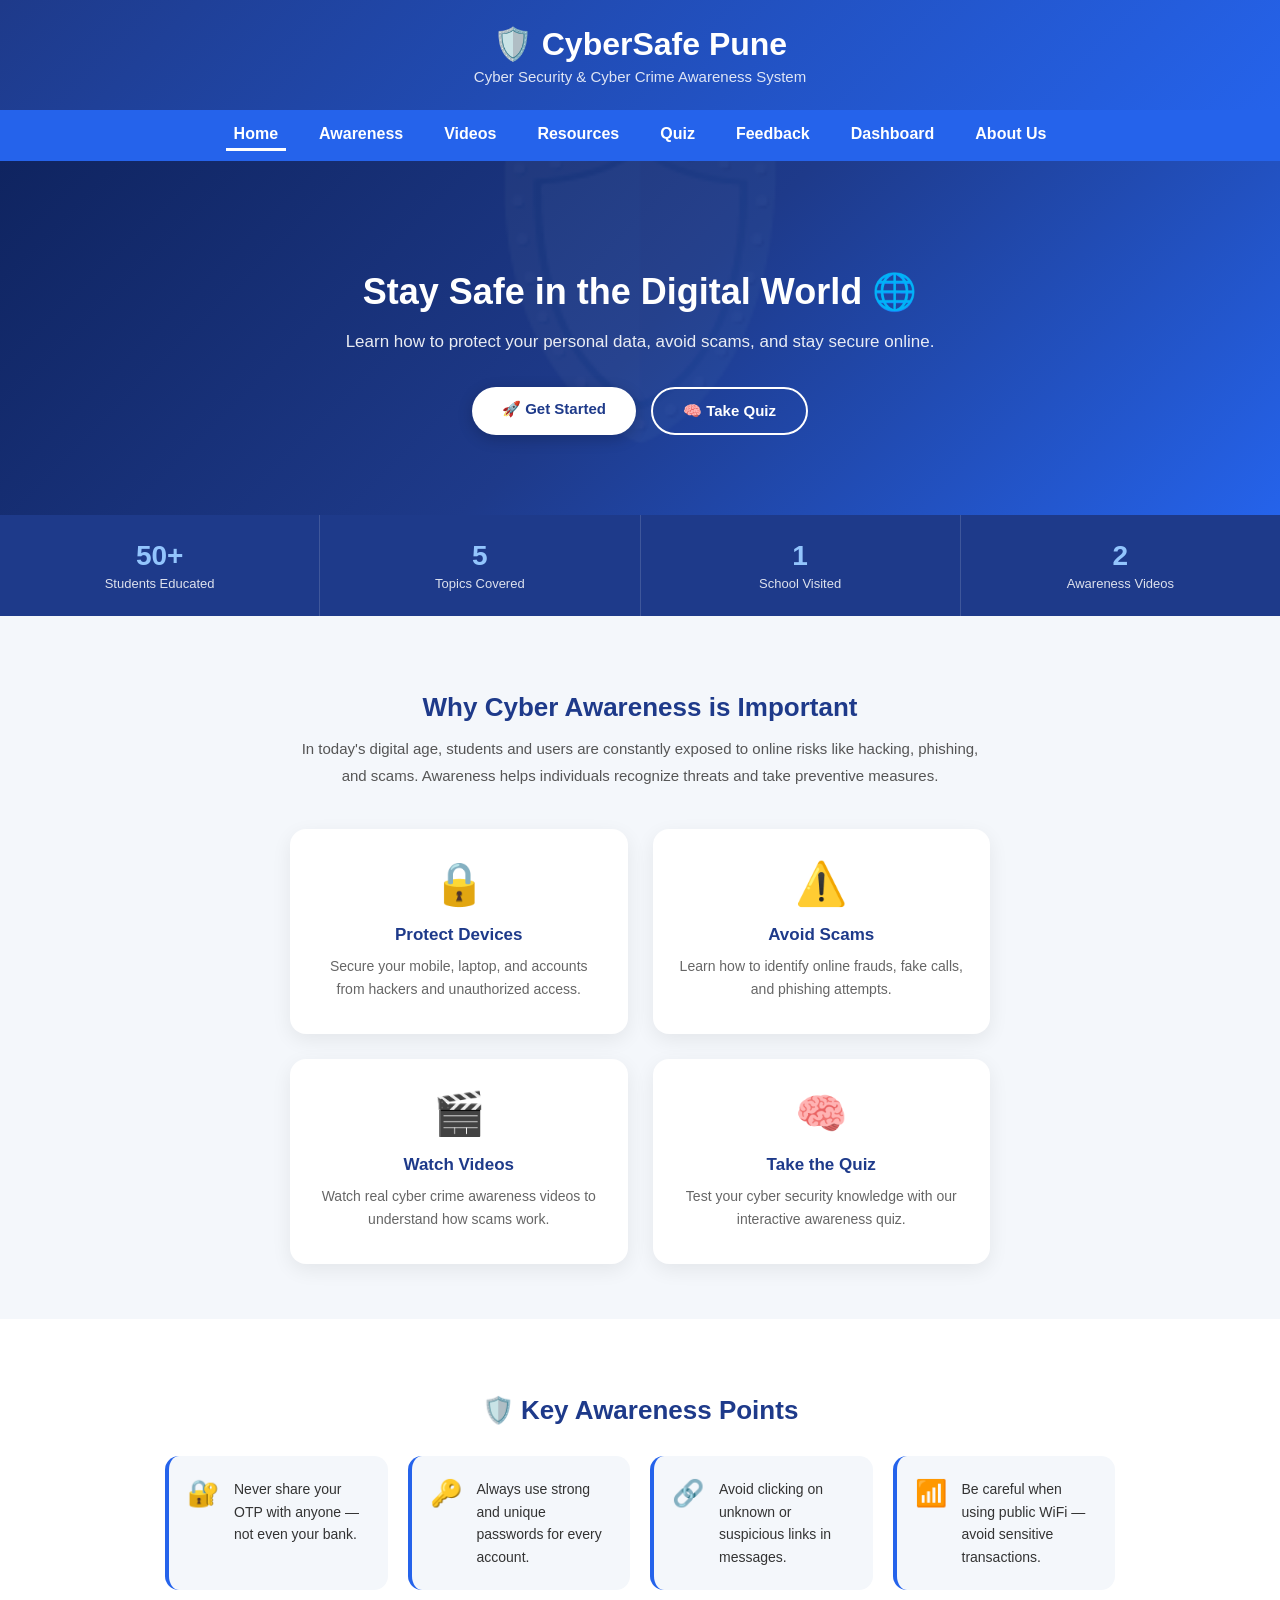
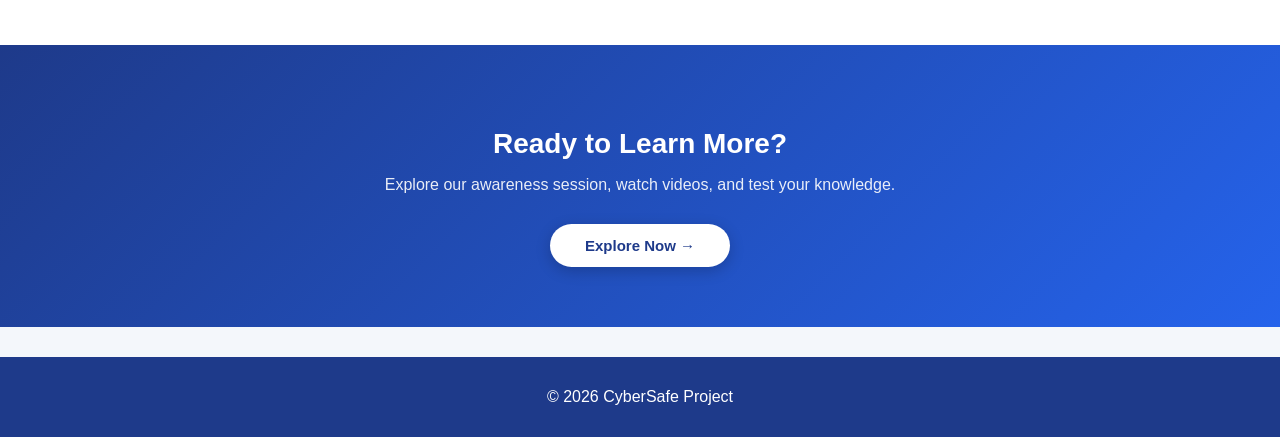
<file: index.html>
<!DOCTYPE html>
<html>
<head>
  <title>CyberSafe Pune</title>
  <link rel="stylesheet" href="style.css">
  <meta name="viewport" content="width=device-width, initial-scale=1.0">
  <style>

    /* ===== HEADER ===== */
    header {
      background: linear-gradient(135deg, #1e3a8a, #2563eb);
      padding: 25px 20px;
      text-align: center;
    }

    header h1 {
      font-size: 32px;
      margin: 0 0 5px 0;
    }

    header p {
      margin: 0;
      opacity: 0.85;
      font-size: 15px;
    }

    /* ===== HERO ===== */
    .hero {
      background: linear-gradient(135deg, #0f2460, #1e3a8a, #2563eb);
      color: white;
      text-align: center;
      padding: 80px 20px;
      position: relative;
      overflow: hidden;
    }

    .hero::before {
      content: "🛡️";
      position: absolute;
      font-size: 300px;
      opacity: 0.05;
      top: -60px;
      left: 50%;
      transform: translateX(-50%);
    }

    .hero h2 {
      font-size: 36px;
      margin-bottom: 15px;
      position: relative;
    }

    .hero p {
      font-size: 17px;
      opacity: 0.9;
      max-width: 600px;
      margin: 0 auto 30px;
      line-height: 1.7;
      position: relative;
    }

    .hero-buttons {
      display: flex;
      gap: 15px;
      justify-content: center;
      flex-wrap: wrap;
      position: relative;
    }

    .btn-primary {
      display: inline-block;
      background: white;
      color: #1e3a8a;
      padding: 13px 30px;
      border-radius: 30px;
      text-decoration: none;
      font-weight: bold;
      font-size: 15px;
      transition: 0.3s;
      box-shadow: 0 4px 15px rgba(0,0,0,0.2);
    }

    .btn-primary:hover {
      transform: translateY(-3px);
      box-shadow: 0 8px 20px rgba(0,0,0,0.3);
    }

    .btn-secondary {
      display: inline-block;
      background: transparent;
      color: white;
      padding: 13px 30px;
      border-radius: 30px;
      text-decoration: none;
      font-weight: bold;
      font-size: 15px;
      border: 2px solid white;
      transition: 0.3s;
    }

    .btn-secondary:hover {
      background: white;
      color: #1e3a8a;
      transform: translateY(-3px);
    }

    /* ===== STATS STRIP ===== */
    .stats-strip {
      background: #1e3a8a;
      color: white;
      display: flex;
      justify-content: center;
      flex-wrap: wrap;
      gap: 0;
      padding: 0;
    }

    .stat-item {
      flex: 1;
      min-width: 150px;
      padding: 25px 20px;
      text-align: center;
      border-right: 1px solid rgba(255,255,255,0.15);
    }

    .stat-item:last-child {
      border-right: none;
    }

    .stat-item .stat-num {
      font-size: 28px;
      font-weight: bold;
      color: #93c5fd;
    }

    .stat-item .stat-label {
      font-size: 13px;
      opacity: 0.85;
      margin-top: 4px;
    }

    /* ===== WHY SECTION ===== */
    .why-section {
      padding: 55px 20px;
      text-align: center;
      background: #f4f7fb;
    }

    .why-section h2 {
      color: #1e3a8a;
      font-size: 26px;
      margin-bottom: 12px;
    }

    .why-section > p {
      max-width: 700px;
      margin: 0 auto 40px;
      color: #555;
      font-size: 15px;
      line-height: 1.8;
    }

    /* ===== FEATURE CARDS ===== */
    .feature-grid {
  display: grid;
  grid-template-columns: repeat(2, 1fr);
  gap: 25px;
  max-width: 700px;
  margin: auto;
}

    .feature-card {
      background: white;
      border-radius: 16px;
      padding: 30px 25px;
      text-align: center;
      box-shadow: 0 6px 20px rgba(0,0,0,0.07);
      transition: 0.3s;
      text-decoration: none;
      color: inherit;
      display: block;
      border-bottom: 4px solid transparent;
    }

    .feature-card:hover {
      transform: translateY(-8px);
      box-shadow: 0 16px 32px rgba(37,99,235,0.15);
      border-bottom: 4px solid #2563eb;
    }

    .feature-card .f-icon {
      font-size: 42px;
      margin-bottom: 15px;
    }

    .feature-card h3 {
      color: #1e3a8a;
      font-size: 17px;
      margin-bottom: 10px;
    }

    .feature-card p {
      color: #666;
      font-size: 14px;
      line-height: 1.6;
      margin: 0;
    }

    /* ===== KEY TIPS SECTION ===== */
    .tips-section {
      padding: 55px 20px;
      background: white;
      text-align: center;
    }

    .tips-section h2 {
      color: #1e3a8a;
      font-size: 26px;
      margin-bottom: 30px;
    }

    .tips-grid {
      display: grid;
      grid-template-columns: repeat(auto-fit, minmax(220px, 1fr));
      gap: 20px;
      max-width: 950px;
      margin: auto;
    }

    .tip-item {
      background: #f4f7fb;
      border-radius: 14px;
      padding: 22px 18px;
      display: flex;
      align-items: flex-start;
      gap: 15px;
      text-align: left;
      transition: 0.3s;
      border-left: 4px solid #2563eb;
    }

    .tip-item:hover {
      transform: translateX(5px);
      background: #eff6ff;
    }

    .tip-item .tip-icon {
      font-size: 26px;
      flex-shrink: 0;
    }

    .tip-item p {
      margin: 0;
      font-size: 14px;
      color: #333;
      line-height: 1.6;
      font-weight: 500;
    }

    /* ===== CTA SECTION ===== */
    .cta-section {
      background: linear-gradient(135deg, #1e3a8a, #2563eb);
      color: white;
      text-align: center;
      padding: 60px 20px;
    }

    .cta-section h2 {
      font-size: 28px;
      margin-bottom: 12px;
    }

    .cta-section p {
      opacity: 0.9;
      margin-bottom: 30px;
      font-size: 16px;
    }

    .cta-section a {
      display: inline-block;
      background: white;
      color: #1e3a8a;
      padding: 13px 35px;
      border-radius: 30px;
      font-weight: bold;
      text-decoration: none;
      font-size: 15px;
      transition: 0.3s;
      box-shadow: 0 4px 15px rgba(0,0,0,0.2);
    }

    .cta-section a:hover {
      transform: translateY(-3px);
      box-shadow: 0 8px 20px rgba(0,0,0,0.3);
    }

  </style>
</head>

<body>

<header>
  <h1>🛡️ CyberSafe Pune</h1>
  <p>Cyber Security & Cyber Crime Awareness System</p>
</header>

<nav>
  <a href="index.html" class="active">Home</a>
  <a href="awareness.html">Awareness</a>
  <a href="videos.html">Videos</a>
  <a href="resources.html">Resources</a>
  <a href="quiz.html">Quiz</a>
  <a href="feedback.html">Feedback</a>
  <a href="dashboard.html">Dashboard</a>
  <a href="about.html">About Us</a>
  
</nav>

<!-- HERO -->
<section class="hero">
  <h2>Stay Safe in the Digital World 🌐</h2>
  <p>Learn how to protect your personal data, avoid scams, and stay secure online.</p>
  <div class="hero-buttons">
    <a class="btn-primary" href="awareness.html">🚀 Get Started</a>
    <a class="btn-secondary" href="quiz.html">🧠 Take Quiz</a>
  </div>
</section>

<!-- STATS STRIP -->
<div class="stats-strip">
  <div class="stat-item">
    <div class="stat-num">50+</div>
    <div class="stat-label">Students Educated</div>
  </div>
  <div class="stat-item">
    <div class="stat-num">5</div>
    <div class="stat-label">Topics Covered</div>
  </div>
  <div class="stat-item">
    <div class="stat-num">1</div>
    <div class="stat-label">School Visited</div>
  </div>
  <div class="stat-item">
    <div class="stat-num">2</div>
    <div class="stat-label">Awareness Videos</div>
  </div>
</div>

<!-- WHY SECTION -->
<section class="why-section">
  <h2>Why Cyber Awareness is Important</h2>
  <p>
    In today's digital age, students and users are constantly exposed to online risks like hacking,
    phishing, and scams. Awareness helps individuals recognize threats and take preventive measures.
  </p>

  <div class="feature-grid">

    <a href="protect.html" class="feature-card">
      <div class="f-icon">🔒</div>
      <h3>Protect Devices</h3>
      <p>Secure your mobile, laptop, and accounts from hackers and unauthorized access.</p>
    </a>

    <a href="scam.html" class="feature-card">
      <div class="f-icon">⚠️</div>
      <h3>Avoid Scams</h3>
      <p>Learn how to identify online frauds, fake calls, and phishing attempts.</p>
    </a>

    <a href="videos.html" class="feature-card">
      <div class="f-icon">🎬</div>
      <h3>Watch Videos</h3>
      <p>Watch real cyber crime awareness videos to understand how scams work.</p>
    </a>

    <a href="quiz.html" class="feature-card">
      <div class="f-icon">🧠</div>
      <h3>Take the Quiz</h3>
      <p>Test your cyber security knowledge with our interactive awareness quiz.</p>
    </a>

  </div>
</section>

<!-- KEY TIPS -->
<section class="tips-section">
  <h2>🛡️ Key Awareness Points</h2>
  <div class="tips-grid">

    <div class="tip-item">
      <div class="tip-icon">🔐</div>
      <p>Never share your OTP with anyone — not even your bank.</p>
    </div>

    <div class="tip-item">
      <div class="tip-icon">🔑</div>
      <p>Always use strong and unique passwords for every account.</p>
    </div>

    <div class="tip-item">
      <div class="tip-icon">🔗</div>
      <p>Avoid clicking on unknown or suspicious links in messages.</p>
    </div>

    <div class="tip-item">
      <div class="tip-icon">📶</div>
      <p>Be careful when using public WiFi — avoid sensitive transactions.</p>
    </div>

  </div>
</section>

<!-- CTA -->
<section class="cta-section">
  <h2>Ready to Learn More?</h2>
  <p>Explore our awareness session, watch videos, and test your knowledge.</p>
  <a href="awareness.html">Explore Now →</a>
</section>

<footer>
  <p>© 2026 CyberSafe Project</p>
</footer>

</body>
</html>
</file>
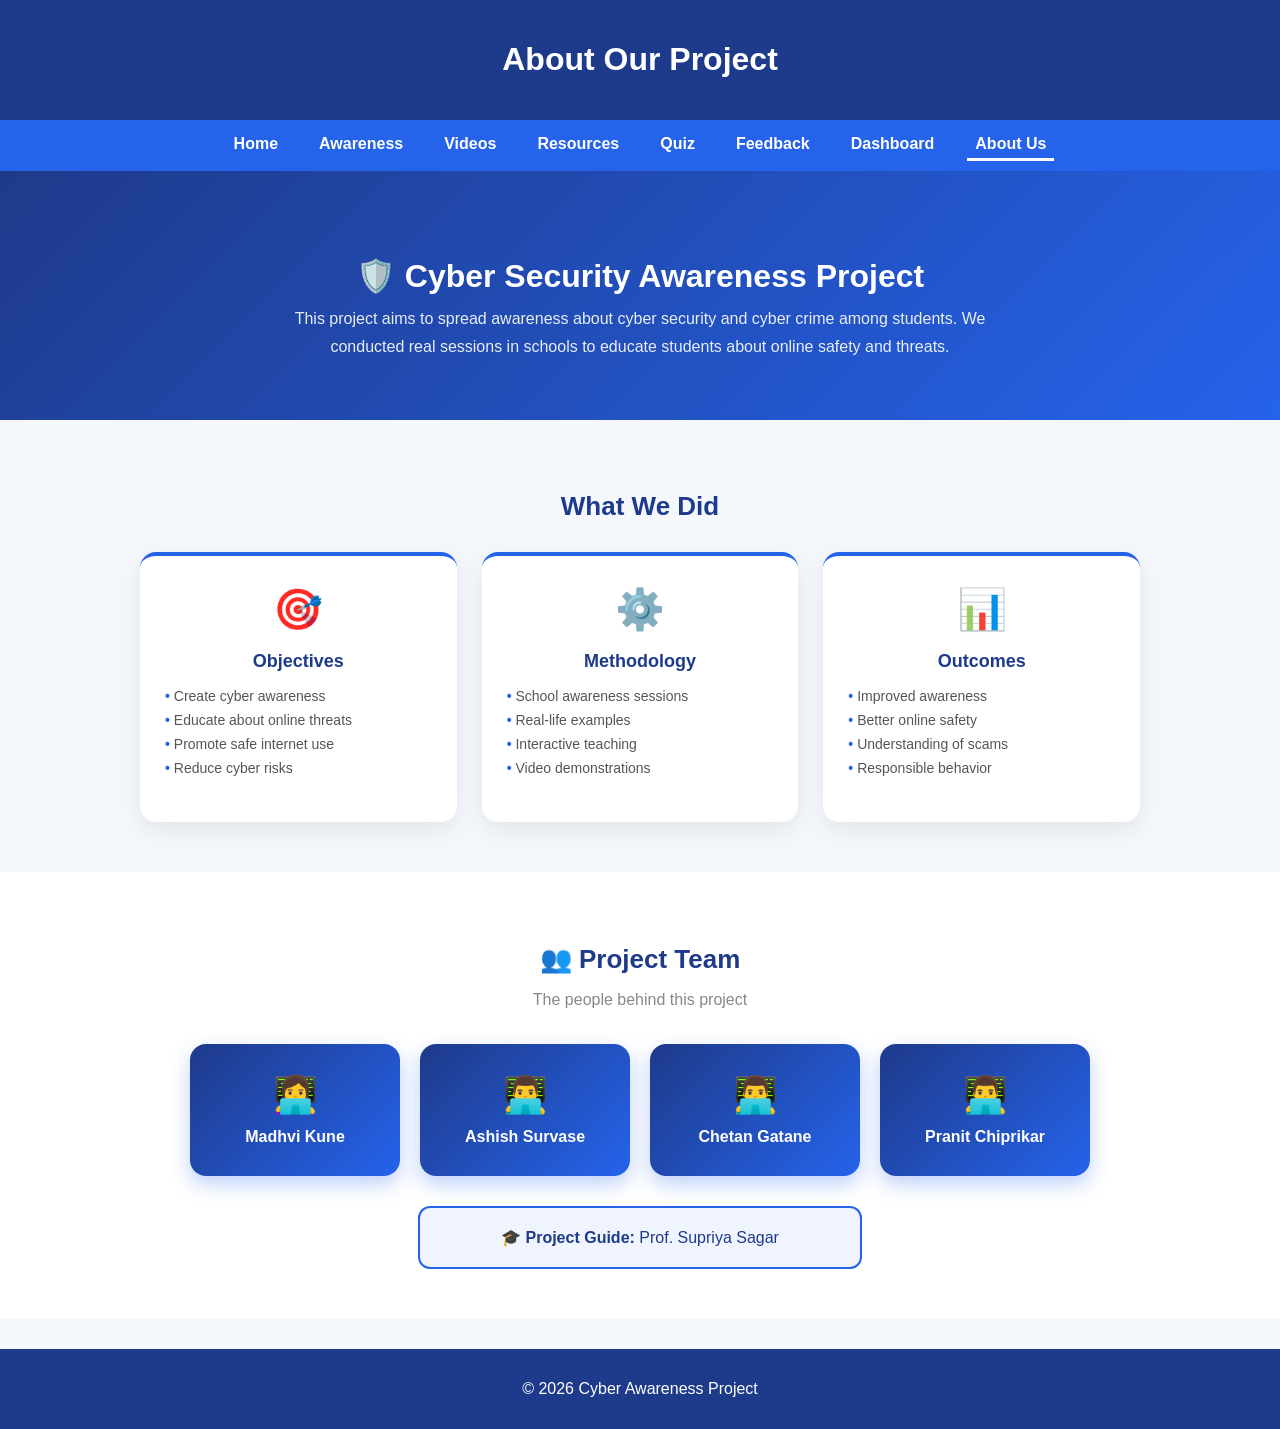
<file: about.html>
<!DOCTYPE html>
<html>
<head>
  <title>About Us</title>
  <link rel="stylesheet" href="style.css">
  <meta name="viewport" content="width=device-width, initial-scale=1.0">
  <style>
    /* ===== ABOUT PAGE REDESIGN ===== */

    .about-hero {
      background: linear-gradient(135deg, #1e3a8a, #2563eb);
      color: white;
      text-align: center;
      padding: 60px 20px;
    }

    .about-hero h2 {
      font-size: 32px;
      margin-bottom: 10px;
    }

    .about-hero p {
      font-size: 16px;
      max-width: 700px;
      margin: auto;
      opacity: 0.9;
      line-height: 1.7;
    }

    /* ===== OBJECTIVES GRID ===== */
    .objectives-section {
      padding: 50px 20px;
      text-align: center;
      background: #f4f7fb;
    }

    .objectives-section h2 {
      color: #1e3a8a;
      font-size: 26px;
      margin-bottom: 30px;
    }

    .obj-grid {
      display: grid;
      grid-template-columns: repeat(auto-fit, minmax(250px, 1fr));
      gap: 25px;
      max-width: 1000px;
      margin: auto;
    }

    .obj-card {
      background: white;
      border-radius: 16px;
      padding: 30px 20px;
      box-shadow: 0 8px 24px rgba(0,0,0,0.08);
      transition: 0.3s;
      border-top: 4px solid #2563eb;
    }

    .obj-card:hover {
      transform: translateY(-8px);
      box-shadow: 0 16px 32px rgba(0,0,0,0.12);
    }

    .obj-card .icon {
      font-size: 40px;
      margin-bottom: 15px;
    }

    .obj-card h3 {
      color: #1e3a8a;
      margin-bottom: 15px;
      font-size: 18px;
    }

    .obj-card ul {
      text-align: left;
      padding-left: 5px;
    }

    .obj-card ul li {
      margin-bottom: 8px;
      font-size: 14px;
      color: #555;
    }

    /* ===== TEAM SECTION ===== */
    .team-section {
      padding: 50px 20px;
      text-align: center;
      background: white;
    }

    .team-section h2 {
      color: #1e3a8a;
      font-size: 26px;
      margin-bottom: 10px;
    }

    .team-section p.subtitle {
      color: #888;
      margin-bottom: 35px;
    }

    .team-grid-new {
      display: grid;
      grid-template-columns: repeat(auto-fit, minmax(200px, 1fr));
      gap: 20px;
      max-width: 900px;
      margin: auto;
    }

    .team-card-new {
      background: linear-gradient(135deg, #1e3a8a, #2563eb);
      color: white;
      padding: 30px 20px;
      border-radius: 16px;
      font-weight: bold;
      font-size: 16px;
      box-shadow: 0 8px 20px rgba(37,99,235,0.3);
      transition: 0.3s;
    }

    .team-card-new:hover {
      transform: translateY(-6px);
      box-shadow: 0 16px 32px rgba(37,99,235,0.4);
    }

    .team-card-new .avatar {
      font-size: 36px;
      margin-bottom: 12px;
    }

    /* ===== GUIDE BOX ===== */
    .guide-box {
      margin: 30px auto 0;
      max-width: 400px;
      background: #f0f4ff;
      border: 2px solid #2563eb;
      border-radius: 12px;
      padding: 20px;
      font-size: 16px;
      color: #1e3a8a;
    }

    .guide-box span {
      font-weight: bold;
    }
  </style>
</head>

<body>

<header>
  <h1>About Our Project</h1>
</header>

<nav>
  <a href="index.html">Home</a>
  <a href="awareness.html">Awareness</a>
  <a href="videos.html">Videos</a>
  <a href="resources.html">Resources</a>
  <a href="quiz.html">Quiz</a>
  <a href="feedback.html">Feedback</a>
  <a href="dashboard.html">Dashboard</a>
  <a href="about.html" class="active">About Us</a>
</nav>

<!-- HERO BANNER -->
<div class="about-hero">
  <h2>🛡️ Cyber Security Awareness Project</h2>
  <p>
    This project aims to spread awareness about cyber security and cyber crime among students.
    We conducted real sessions in schools to educate students about online safety and threats.
  </p>
</div>

<!-- OBJECTIVES, METHODOLOGY, OUTCOMES -->
<section class="objectives-section">
  <h2>What We Did</h2>
  <div class="obj-grid">

    <div class="obj-card">
      <div class="icon">🎯</div>
      <h3>Objectives</h3>
      <ul>
        <li>Create cyber awareness</li>
        <li>Educate about online threats</li>
        <li>Promote safe internet use</li>
        <li>Reduce cyber risks</li>
      </ul>
    </div>

    <div class="obj-card">
      <div class="icon">⚙️</div>
      <h3>Methodology</h3>
      <ul>
        <li>School awareness sessions</li>
        <li>Real-life examples</li>
        <li>Interactive teaching</li>
        <li>Video demonstrations</li>
      </ul>
    </div>

    <div class="obj-card">
      <div class="icon">📊</div>
      <h3>Outcomes</h3>
      <ul>
        <li>Improved awareness</li>
        <li>Better online safety</li>
        <li>Understanding of scams</li>
        <li>Responsible behavior</li>
      </ul>
    </div>

  </div>
</section>

<!-- TEAM -->
<section class="team-section">
  <h2>👥 Project Team</h2>
  <p class="subtitle">The people behind this project</p>

  <div class="team-grid-new">

    <div class="team-card-new">
      <div class="avatar">👩‍💻</div>
      Madhvi Kune
    </div>

    <div class="team-card-new">
      <div class="avatar">👨‍💻</div>
      Ashish Survase
    </div>

    <div class="team-card-new">
      <div class="avatar">👨‍💻</div>
      Chetan Gatane
    </div>

    <div class="team-card-new">
      <div class="avatar">👨‍💻</div>
      Pranit Chiprikar
    </div>

  </div>

  <div class="guide-box">
    🎓 <span>Project Guide:</span> Prof. Supriya Sagar
  </div>

</section>

<footer>
  <p>© 2026 Cyber Awareness Project</p>
</footer>

</body>
</html>
</file>
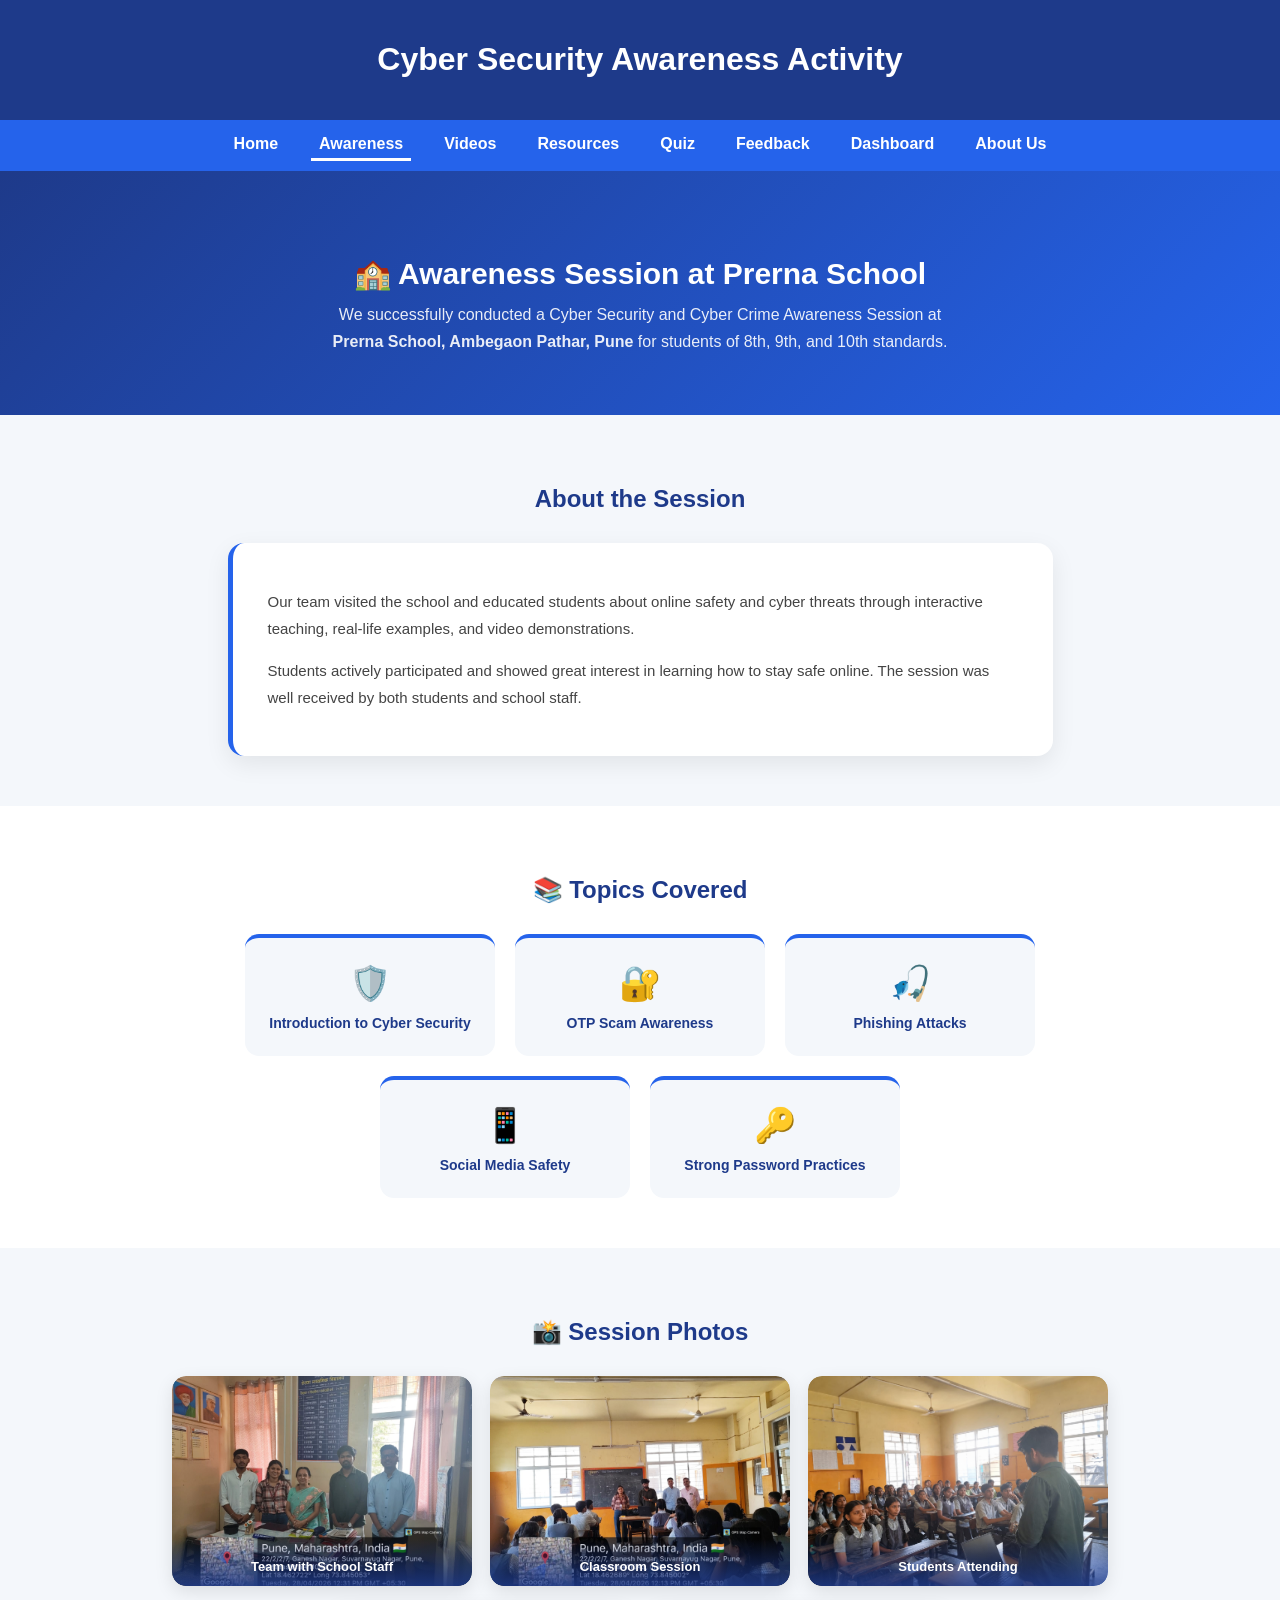
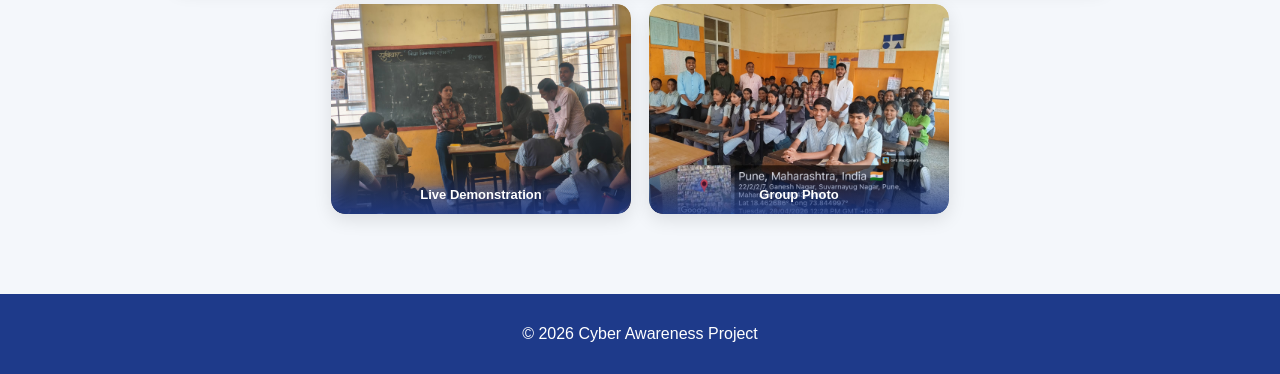
<file: awareness.html>
<!DOCTYPE html>
<html>

<head>
  <title>Cyber Awareness</title>
  <link rel="stylesheet" href="style.css">
  <meta name="viewport" content="width=device-width, initial-scale=1.0">
  <style>

    /* ===== HERO ===== */
    .awareness-hero {
      background: linear-gradient(135deg, #1e3a8a, #2563eb);
      color: white;
      text-align: center;
      padding: 60px 20px;
    }

    .awareness-hero h2 {
      font-size: 30px;
      margin-bottom: 10px;
    }

    .awareness-hero p {
      font-size: 16px;
      opacity: 0.9;
      max-width: 650px;
      margin: auto;
      line-height: 1.7;
    }

    /* ===== SESSION INFO ===== */
    .session-section {
      padding: 50px 20px;
      background: #f4f7fb;
      text-align: center;
    }

    .session-section h2 {
      color: #1e3a8a;
      font-size: 24px;
      margin-bottom: 30px;
    }

    .session-box {
      max-width: 750px;
      margin: auto;
      background: white;
      border-radius: 16px;
      padding: 30px 35px;
      box-shadow: 0 8px 24px rgba(0,0,0,0.08);
      text-align: left;
      border-left: 5px solid #2563eb;
    }

    .session-box p {
      font-size: 15px;
      line-height: 1.8;
      color: #444;
      margin-bottom: 15px;
    }

    /* ===== TOPICS GRID ===== */
    .topics-section {
      padding: 50px 20px;
      background: white;
      text-align: center;
    }

    .topics-section h2 {
      color: #1e3a8a;
      font-size: 24px;
      margin-bottom: 30px;
    }

    .topics-grid {
  display: flex;
  flex-wrap: wrap;
  justify-content: center;
  gap: 20px;
  max-width: 800px;
  margin: auto;
}

.topic-card {
  width: 220px;
}

    .topic-card {
      background: #f4f7fb;
      border-radius: 14px;
      padding: 25px 15px;
      border-top: 4px solid #2563eb;
      transition: 0.3s;
      text-align: center;
    }

    .topic-card:hover {
      transform: translateY(-6px);
      box-shadow: 0 10px 24px rgba(37,99,235,0.15);
      background: #eff6ff;
    }

    .topic-card .topic-icon {
      font-size: 34px;
      margin-bottom: 12px;
    }

    .topic-card p {
      font-size: 14px;
      font-weight: bold;
      color: #1e3a8a;
      margin: 0;
    }

    /* ===== GALLERY ===== */
    .gallery-section {
      padding: 50px 20px;
      background: #f4f7fb;
      text-align: center;
    }

    .gallery-section h2 {
      color: #1e3a8a;
      font-size: 24px;
      margin-bottom: 30px;
    }

    .gallery {
  display: flex;
  flex-wrap: wrap;
  justify-content: center;
  gap: 18px;
  max-width: 1000px;
  margin: auto;
}

.gallery-item {
  width: 300px;
}

    .gallery-item {
      position: relative;
      border-radius: 14px;
      overflow: hidden;
      box-shadow: 0 6px 18px rgba(0,0,0,0.1);
      transition: 0.3s;
    }

    .gallery-item:hover {
      transform: scale(1.03);
      box-shadow: 0 12px 28px rgba(37,99,235,0.2);
    }

    .gallery-item img {
      width: 100%;
      height: 210px;
      object-fit: cover;
      display: block;
      border-radius: 14px;
    }

    .gallery-item .caption {
      position: absolute;
      bottom: 0;
      left: 0;
      right: 0;
      background: linear-gradient(transparent, rgba(30,58,138,0.85));
      color: white;
      padding: 20px 15px 12px;
      font-size: 13px;
      font-weight: bold;
      border-radius: 0 0 14px 14px;
    }

    /* ===== SURVEY SECTION ===== */
    .graph-section {
      padding: 50px 20px;
      background: white;
      text-align: center;
    }

    .graph-section h2 {
      color: #1e3a8a;
      font-size: 24px;
      margin-bottom: 30px;
    }

    .graph-card {
      max-width: 720px;
      margin: 25px auto;
      padding: 25px;
      background: #f4f7fb;
      border-radius: 16px;
      box-shadow: 0 8px 20px rgba(0,0,0,0.08);
      transition: 0.3s;
      border-top: 4px solid #2563eb;
    }

    .graph-card:hover {
      transform: scale(1.02);
      box-shadow: 0 12px 28px rgba(37,99,235,0.12);
    }

    .graph-card h3 {
      color: #1e3a8a;
      margin-bottom: 18px;
      font-size: 17px;
    }

    .graph-card iframe {
      width: 100%;
      height: 350px;
      border: none;
      border-radius: 10px;
    }

  </style>
</head>

<body>

  <header>
    <h1>Cyber Security Awareness Activity</h1>
  </header>

  <nav>
    <a href="index.html">Home</a>
    <a href="awareness.html" class="active">Awareness</a>
    <a href="videos.html">Videos</a>
    <a href="resources.html">Resources</a>
    <a href="quiz.html">Quiz</a>
    <a href="feedback.html">Feedback</a>
    <a href="dashboard.html">Dashboard</a>
    <a href="about.html">About Us</a>
  </nav>

  <!-- HERO -->
  <div class="awareness-hero">
    <h2>🏫 Awareness Session at Prerna School</h2>
    <p>
      We successfully conducted a Cyber Security and Cyber Crime Awareness Session at
      <b>Prerna School, Ambegaon Pathar, Pune</b> for students of 8th, 9th, and 10th standards.
    </p>
  </div>

  <!-- SESSION INFO -->
  <section class="session-section">
    <h2>About the Session</h2>
    <div class="session-box">
      <p>
        Our team visited the school and educated students about online safety and cyber threats
        through interactive teaching, real-life examples, and video demonstrations.
      </p>
      <p>
        Students actively participated and showed great interest in learning how to stay safe online.
        The session was well received by both students and school staff.
      </p>
    </div>
  </section>

  <!-- TOPICS COVERED -->
  <section class="topics-section">
    <h2>📚 Topics Covered</h2>
    <div class="topics-grid">

      <div class="topic-card">
        <div class="topic-icon">🛡️</div>
        <p>Introduction to Cyber Security</p>
      </div>

      <div class="topic-card">
        <div class="topic-icon">🔐</div>
        <p>OTP Scam Awareness</p>
      </div>

      <div class="topic-card">
        <div class="topic-icon">🎣</div>
        <p>Phishing Attacks</p>
      </div>

      <div class="topic-card">
        <div class="topic-icon">📱</div>
        <p>Social Media Safety</p>
      </div>

      <div class="topic-card">
        <div class="topic-icon">🔑</div>
        <p>Strong Password Practices</p>
      </div>

    </div>
  </section>

  <!-- GALLERY -->
  <section class="gallery-section">
    <h2>📸 Session Photos</h2>
    <div class="gallery">

      <div class="gallery-item">
        <img src="img1.jpg" alt="Team with school staff" loading="lazy">
        <div class="caption">Team with School Staff</div>
      </div>

      <div class="gallery-item">
        <img src="img2.jpg" alt="Classroom session" loading="lazy">
        <div class="caption">Classroom Session</div>
      </div>

      <div class="gallery-item">
        <img src="img3.jpg" alt="Students attending" loading="lazy">
        <div class="caption">Students Attending</div>
      </div>

      <div class="gallery-item">
        <img src="img4.jpg" alt="Demonstration" loading="lazy">
        <div class="caption">Live Demonstration</div>
      </div>

      <div class="gallery-item">
        <img src="img5.jpg" alt="Group photo" loading="lazy">
        <div class="caption">Group Photo</div>
      </div>

    </div>
  </section>

  

  <footer>
    <p>© 2026 Cyber Awareness Project</p>
  </footer>

</body>

</html>
</file>
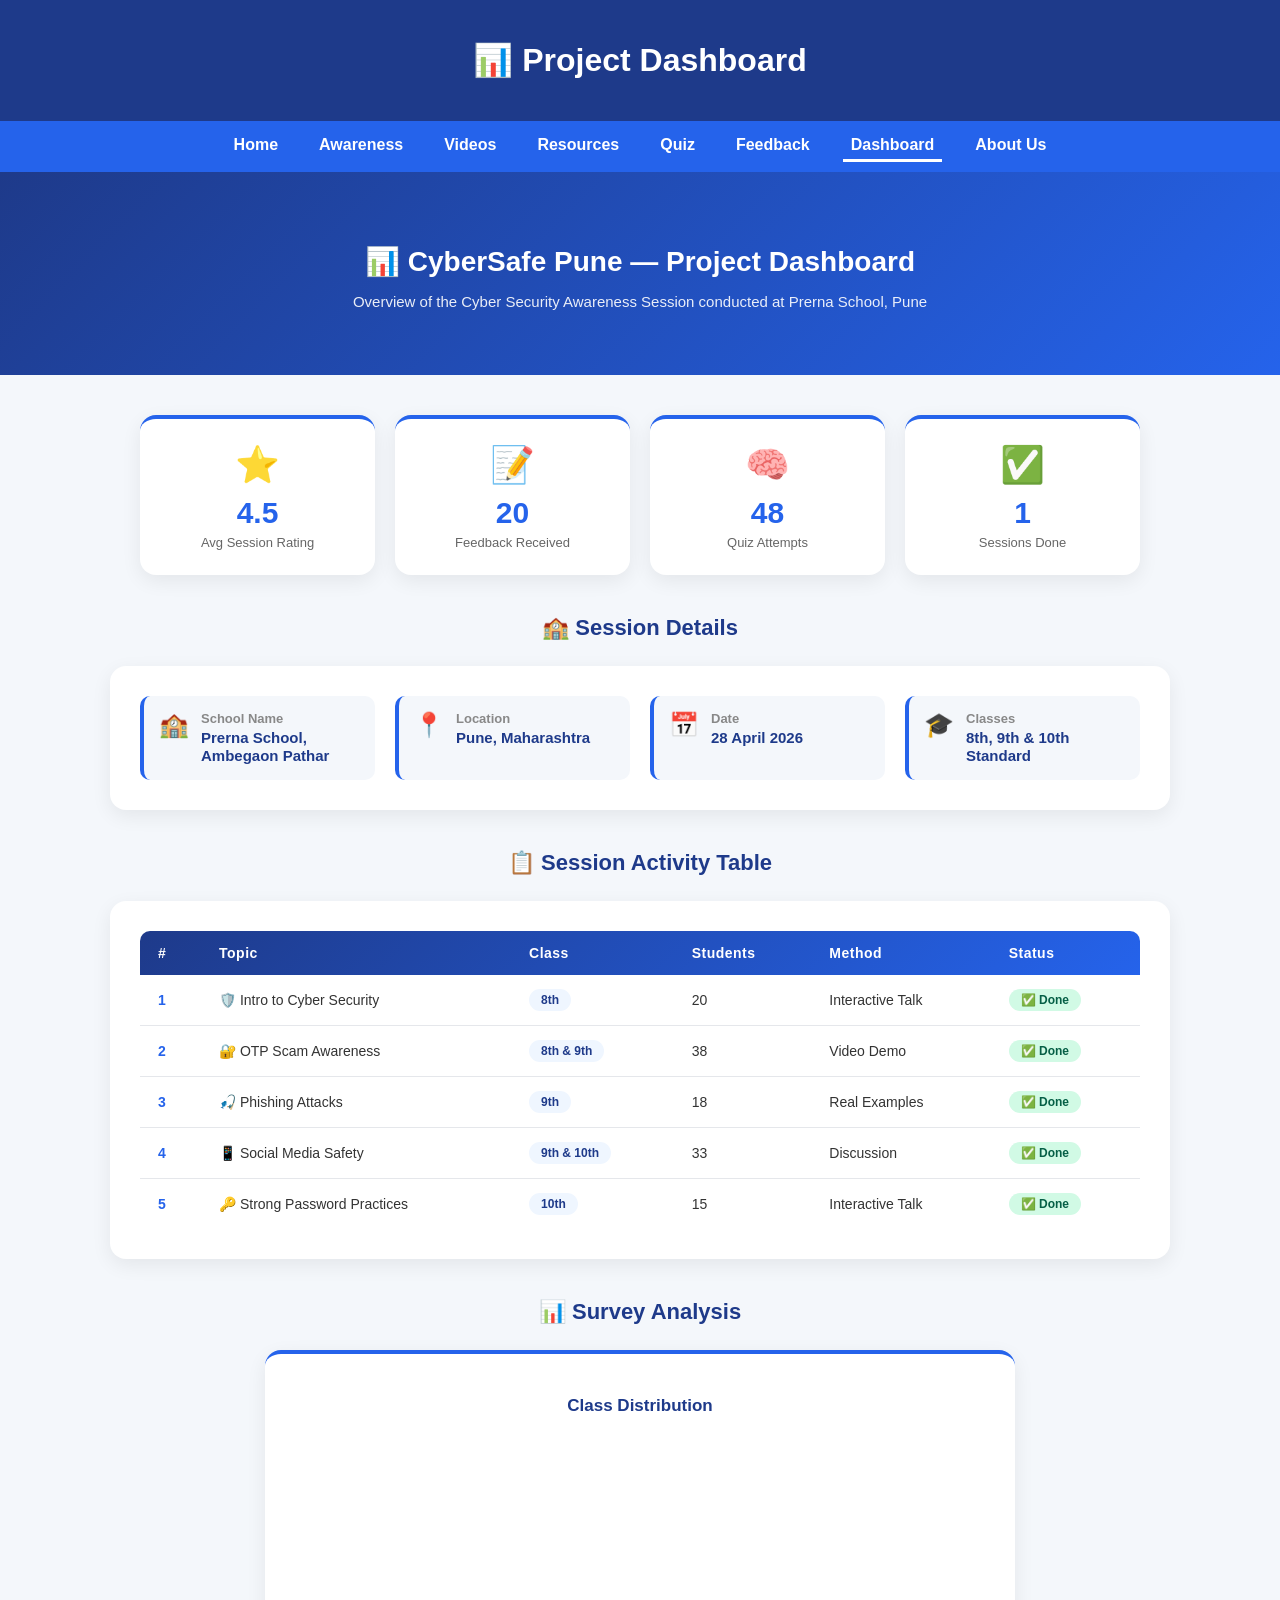
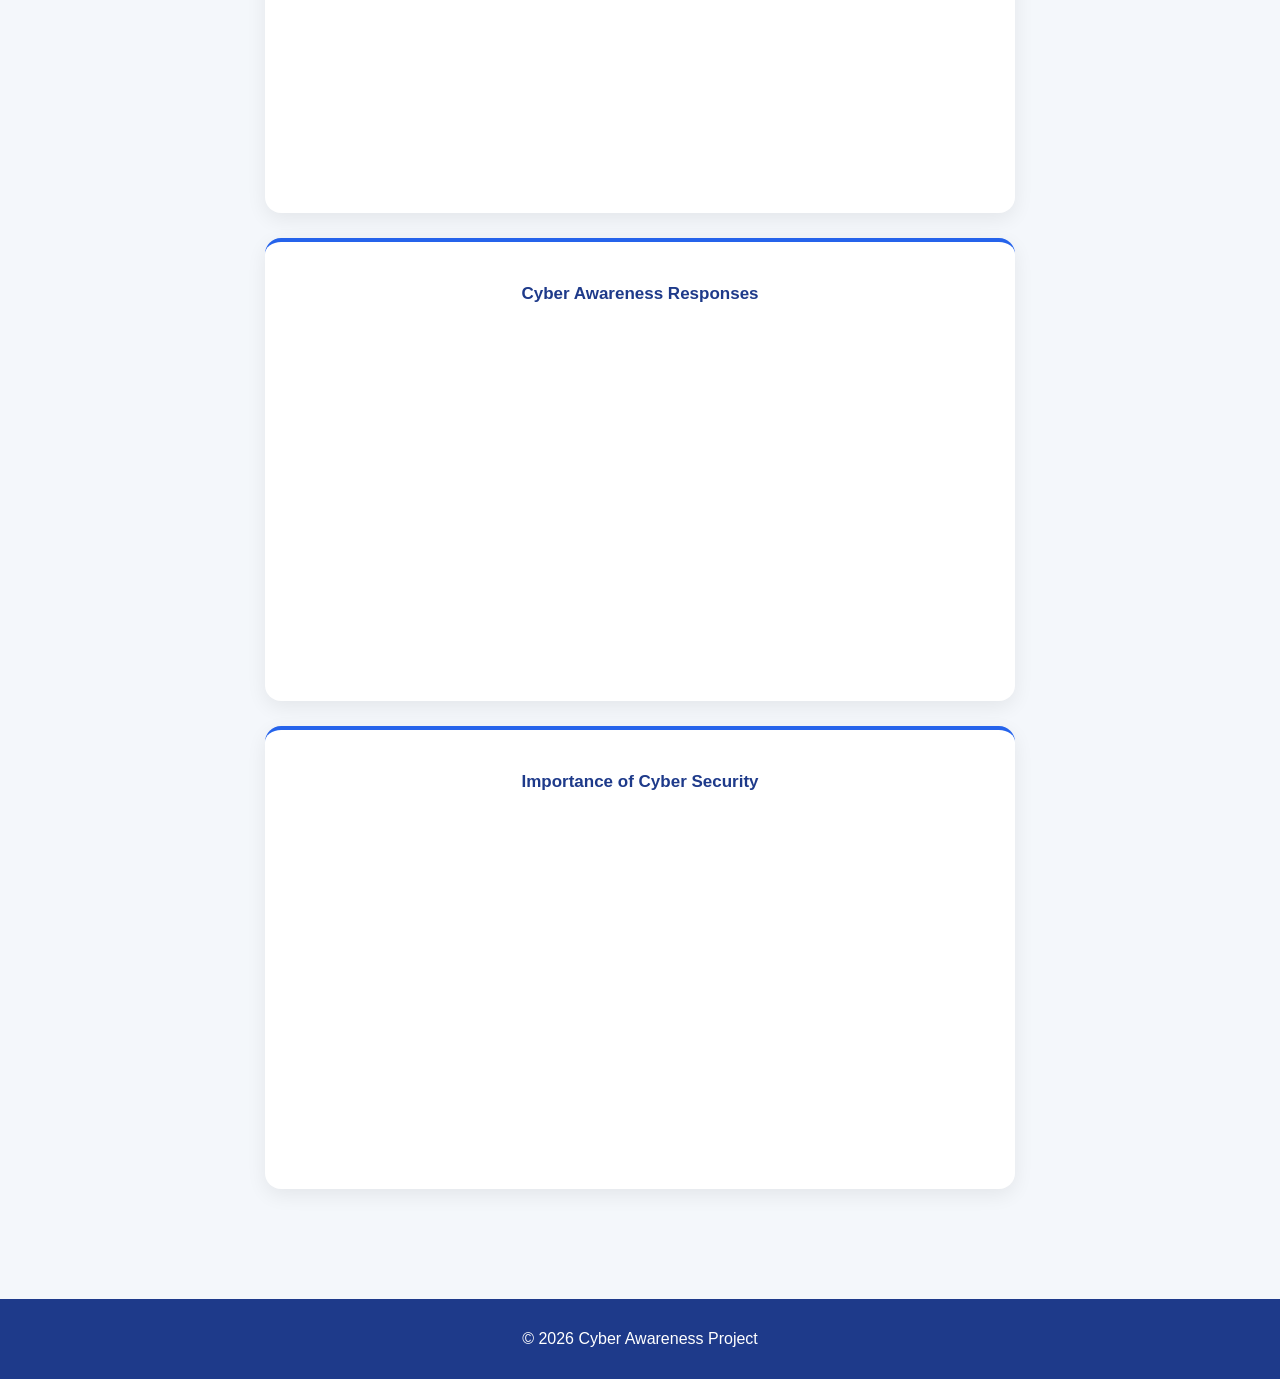
<file: dashboard.html>
<!DOCTYPE html>
<html>
<head>
  <title>Dashboard - CyberSafe Pune</title>
  <link rel="stylesheet" href="style.css">
  <meta name="viewport" content="width=device-width, initial-scale=1.0">
  <style>

    /* ===== DASHBOARD HERO ===== */
    .dash-hero {
      background: linear-gradient(135deg, #1e3a8a, #2563eb);
      color: white;
      text-align: center;
      padding: 50px 20px;
    }

    .dash-hero h2 {
      font-size: 28px;
      margin-bottom: 8px;
    }

    .dash-hero p {
      opacity: 0.9;
      font-size: 15px;
    }

    /* ===== DASHBOARD BODY ===== */
    .dashboard {
      padding: 40px 20px;
      background: #f4f7fb;
    }

    /* ===== STATS CARDS ===== */
    .stats-grid {
      display: grid;
      grid-template-columns: repeat(auto-fit, minmax(180px, 1fr));
      gap: 20px;
      max-width: 1000px;
      margin: 0 auto 40px;
    }

    .stat-card {
      background: white;
      border-radius: 16px;
      padding: 25px 20px;
      text-align: center;
      box-shadow: 0 6px 20px rgba(0,0,0,0.07);
      border-top: 4px solid #2563eb;
      transition: 0.3s;
    }

    .stat-card:hover {
      transform: translateY(-5px);
      box-shadow: 0 12px 28px rgba(37,99,235,0.15);
    }

    .stat-card .stat-icon {
      font-size: 36px;
      margin-bottom: 10px;
    }

    .stat-card .stat-num {
      font-size: 30px;
      font-weight: bold;
      color: #2563eb;
    }

    .stat-card .stat-label {
      font-size: 13px;
      color: #666;
      margin-top: 5px;
    }

    /* ===== SECTION TITLE ===== */
    .section-title {
      text-align: center;
      color: #1e3a8a;
      font-size: 22px;
      margin-bottom: 25px;
    }

    /* ===== SESSION INFO ===== */
    .session-info {
      max-width: 1000px;
      margin: 0 auto 40px;
      background: white;
      border-radius: 16px;
      padding: 30px;
      box-shadow: 0 6px 20px rgba(0,0,0,0.07);
    }

    .info-row {
      display: grid;
      grid-template-columns: repeat(auto-fit, minmax(200px, 1fr));
      gap: 20px;
    }

    .info-item {
      display: flex;
      align-items: flex-start;
      gap: 12px;
      padding: 15px;
      background: #f4f7fb;
      border-radius: 10px;
      border-left: 4px solid #2563eb;
    }

    .info-item .info-icon {
      font-size: 24px;
      flex-shrink: 0;
    }

    .info-item .info-text strong {
      display: block;
      font-size: 13px;
      color: #888;
      margin-bottom: 3px;
    }

    .info-item .info-text span {
      font-size: 15px;
      color: #1e3a8a;
      font-weight: bold;
    }

    /* ===== TOPICS ===== */
    .topics-box {
      max-width: 1000px;
      margin: 0 auto 40px;
      background: white;
      border-radius: 16px;
      padding: 30px;
      box-shadow: 0 6px 20px rgba(0,0,0,0.07);
    }

    .topics-list {
      display: grid;
      grid-template-columns: repeat(auto-fit, minmax(200px, 1fr));
      gap: 15px;
      margin-top: 10px;
    }

    .topic-item {
      display: flex;
      align-items: center;
      gap: 10px;
      padding: 12px 15px;
      background: #eff6ff;
      border-radius: 10px;
      font-size: 14px;
      font-weight: bold;
      color: #1e3a8a;
    }

    .topic-item .t-icon {
      font-size: 20px;
    }

    /* ===== GRAPHS ===== */
    .graphs-box {
      max-width: 1000px;
      margin: 0 auto 40px;
    }

    .graph-card {
      background: white;
      border-radius: 16px;
      padding: 25px;
      margin-bottom: 25px;
      box-shadow: 0 6px 20px rgba(0,0,0,0.07);
      border-top: 4px solid #2563eb;
      transition: 0.3s;
    }

    .graph-card:hover {
      transform: scale(1.01);
      box-shadow: 0 12px 28px rgba(37,99,235,0.12);
    }

    .graph-card h3 {
      color: #1e3a8a;
      margin-bottom: 18px;
      font-size: 17px;
      text-align: center;
    }

    .graph-card iframe {
      width: 100%;
      height: 350px;
      border: none;
      border-radius: 10px;
    }

    /* ===== TEAM ===== */
    .team-box {
      max-width: 1000px;
      margin: 0 auto 20px;
      background: white;
      border-radius: 16px;
      padding: 30px;
      box-shadow: 0 6px 20px rgba(0,0,0,0.07);
      text-align: center;
    }

    .team-row {
      display: grid;
      grid-template-columns: repeat(auto-fit, minmax(160px, 1fr));
      gap: 15px;
      margin-top: 20px;
    }

    .team-item {
      background: linear-gradient(135deg, #1e3a8a, #2563eb);
      color: white;
      padding: 18px 10px;
      border-radius: 12px;
      font-weight: bold;
      font-size: 14px;
      box-shadow: 0 4px 12px rgba(37,99,235,0.3);
      transition: 0.3s;
    }

    .team-item:hover {
      transform: translateY(-4px);
      box-shadow: 0 8px 20px rgba(37,99,235,0.4);
    }

    .team-item .t-avatar {
      font-size: 28px;
      margin-bottom: 8px;
    }

    .guide-tag {
      margin-top: 20px;
      display: inline-block;
      background: #f0f4ff;
      border: 2px solid #2563eb;
      color: #1e3a8a;
      padding: 12px 25px;
      border-radius: 30px;
      font-weight: bold;
      font-size: 15px;
    }

    /* ===== TABLE ===== */
    .table-box {
      max-width: 1000px;
      margin: 0 auto 40px;
      background: white;
      border-radius: 16px;
      padding: 30px;
      box-shadow: 0 6px 20px rgba(0,0,0,0.07);
      overflow-x: auto;
    }

    .dash-table {
      width: 100%;
      border-collapse: collapse;
      font-size: 14px;
    }

    .dash-table thead {
      background: linear-gradient(135deg, #1e3a8a, #2563eb);
      color: white;
    }

    .dash-table thead th {
      padding: 14px 18px;
      text-align: left;
      font-size: 14px;
      font-weight: bold;
      letter-spacing: 0.5px;
    }

    .dash-table thead th:first-child { border-radius: 10px 0 0 0; }
    .dash-table thead th:last-child  { border-radius: 0 10px 0 0; }

    .dash-table tbody tr {
      border-bottom: 1px solid #e5e7eb;
      transition: 0.2s;
    }

    .dash-table tbody tr:hover { background: #eff6ff; }
    .dash-table tbody tr:last-child { border-bottom: none; }

    .dash-table tbody td {
      padding: 14px 18px;
      color: #333;
      vertical-align: middle;
    }

    .dash-table tbody td:first-child {
      font-weight: bold;
      color: #2563eb;
    }

    .badge-done {
      display: inline-block;
      background: #d1fae5;
      color: #065f46;
      padding: 4px 12px;
      border-radius: 20px;
      font-size: 12px;
      font-weight: bold;
    }

    .badge-class {
      display: inline-block;
      background: #eff6ff;
      color: #1e3a8a;
      padding: 4px 12px;
      border-radius: 20px;
      font-size: 12px;
      font-weight: bold;
    }

  </style>
</head>

<body>

<header>
  <h1>📊 Project Dashboard</h1>
</header>

<nav>
  <a href="index.html">Home</a>
  <a href="awareness.html">Awareness</a>
  <a href="videos.html">Videos</a>
  <a href="resources.html">Resources</a>
  <a href="quiz.html">Quiz</a>
    <a href="feedback.html">Feedback</a>
    <a href="dashboard.html" class="active">Dashboard</a>
  <a href="about.html">About Us</a>
</nav>

<!-- HERO -->
<div class="dash-hero">
  <h2>📊 CyberSafe Pune — Project Dashboard</h2>
  <p>Overview of the Cyber Security Awareness Session conducted at Prerna School, Pune</p>
</div>

<div class="dashboard">

  <!-- STATS -->
  <div class="stats-grid">

    <div class="stat-card">
      <div class="stat-icon">⭐</div>
      <div class="stat-num">4.5</div>
      <div class="stat-label">Avg Session Rating</div>
    </div>

    <div class="stat-card">
      <div class="stat-icon">📝</div>
      <div class="stat-num">20</div>
      <div class="stat-label">Feedback Received</div>
    </div>

    <div class="stat-card">
      <div class="stat-icon">🧠</div>
      <div class="stat-num">48</div>
      <div class="stat-label">Quiz Attempts</div>
    </div>

    <div class="stat-card">
      <div class="stat-icon">✅</div>
      <div class="stat-num">1</div>
      <div class="stat-label">Sessions Done</div>
    </div>

  </div>

  <!-- SESSION INFO -->
  <h2 class="section-title">🏫 Session Details</h2>
  <div class="session-info">
    <div class="info-row">

      <div class="info-item">
        <div class="info-icon">🏫</div>
        <div class="info-text">
          <strong>School Name</strong>
          <span>Prerna School, Ambegaon Pathar</span>
        </div>
      </div>

      <div class="info-item">
        <div class="info-icon">📍</div>
        <div class="info-text">
          <strong>Location</strong>
          <span>Pune, Maharashtra</span>
        </div>
      </div>

      <div class="info-item">
        <div class="info-icon">📅</div>
        <div class="info-text">
          <strong>Date</strong>
          <span>28 April 2026</span>
        </div>
      </div>

      <div class="info-item">
        <div class="info-icon">🎓</div>
        <div class="info-text">
          <strong>Classes</strong>
          <span>8th, 9th & 10th Standard</span>
        </div>
      </div>

    </div>
  </div>

  <!-- ACTIVITY TABLE -->
  <h2 class="section-title">📋 Session Activity Table</h2>
  <div class="table-box">
    <table class="dash-table">
      <thead>
        <tr>
          <th>#</th>
          <th>Topic</th>
          <th>Class</th>
          <th>Students</th>
          <th>Method</th>
          <th>Status</th>
        </tr>
      </thead>
      <tbody>
        <tr>
          <td>1</td>
          <td>🛡️ Intro to Cyber Security</td>
          <td><span class="badge-class">8th</span></td>
          <td>20</td>
          <td>Interactive Talk</td>
          <td><span class="badge-done">✅ Done</span></td>
        </tr>
        <tr>
          <td>2</td>
          <td>🔐 OTP Scam Awareness</td>
          <td><span class="badge-class">8th & 9th</span></td>
          <td>38</td>
          <td>Video Demo</td>
          <td><span class="badge-done">✅ Done</span></td>
        </tr>
        <tr>
          <td>3</td>
          <td>🎣 Phishing Attacks</td>
          <td><span class="badge-class">9th</span></td>
          <td>18</td>
          <td>Real Examples</td>
          <td><span class="badge-done">✅ Done</span></td>
        </tr>
        <tr>
          <td>4</td>
          <td>📱 Social Media Safety</td>
          <td><span class="badge-class">9th & 10th</span></td>
          <td>33</td>
          <td>Discussion</td>
          <td><span class="badge-done">✅ Done</span></td>
        </tr>
        <tr>
          <td>5</td>
          <td>🔑 Strong Password Practices</td>
          <td><span class="badge-class">10th</span></td>
          <td>15</td>
          <td>Interactive Talk</td>
          <td><span class="badge-done">✅ Done</span></td>
        </tr>
      </tbody>
    </table>
  </div>

  <!-- SURVEY GRAPHS -->
  <h2 class="section-title">📊 Survey Analysis</h2>
  <div class="graphs-box">

    <div class="graph-card">
      <h3>Class Distribution</h3>
      <iframe seamless scrolling="no"
        src="https://docs.google.com/spreadsheets/d/e/2PACX-1vRJR0cntMIQJDWBq8BHbtlTAN7eb45uivXNe_K35UOXRvDIDNepROAGagpQcK_bpF3k5NMJBkAX79Ao/pubchart?oid=144638275&format=interactive">
      </iframe>
    </div>

    <div class="graph-card">
      <h3>Cyber Awareness Responses</h3>
      <iframe seamless scrolling="no"
        src="https://docs.google.com/spreadsheets/d/e/2PACX-1vRJR0cntMIQJDWBq8BHbtlTAN7eb45uivXNe_K35UOXRvDIDNepROAGagpQcK_bpF3k5NMJBkAX79Ao/pubchart?oid=767157550&format=interactive">
      </iframe>
    </div>

    <div class="graph-card">
      <h3>Importance of Cyber Security</h3>
      <iframe seamless scrolling="no"
        src="https://docs.google.com/spreadsheets/d/e/2PACX-1vRJR0cntMIQJDWBq8BHbtlTAN7eb45uivXNe_K35UOXRvDIDNepROAGagpQcK_bpF3k5NMJBkAX79Ao/pubchart?oid=1951066569&format=interactive">
      </iframe>
    </div>

  </div>

</div>

<footer>
  <p>© 2026 Cyber Awareness Project</p>
</footer>

</body>
</html>
</file>
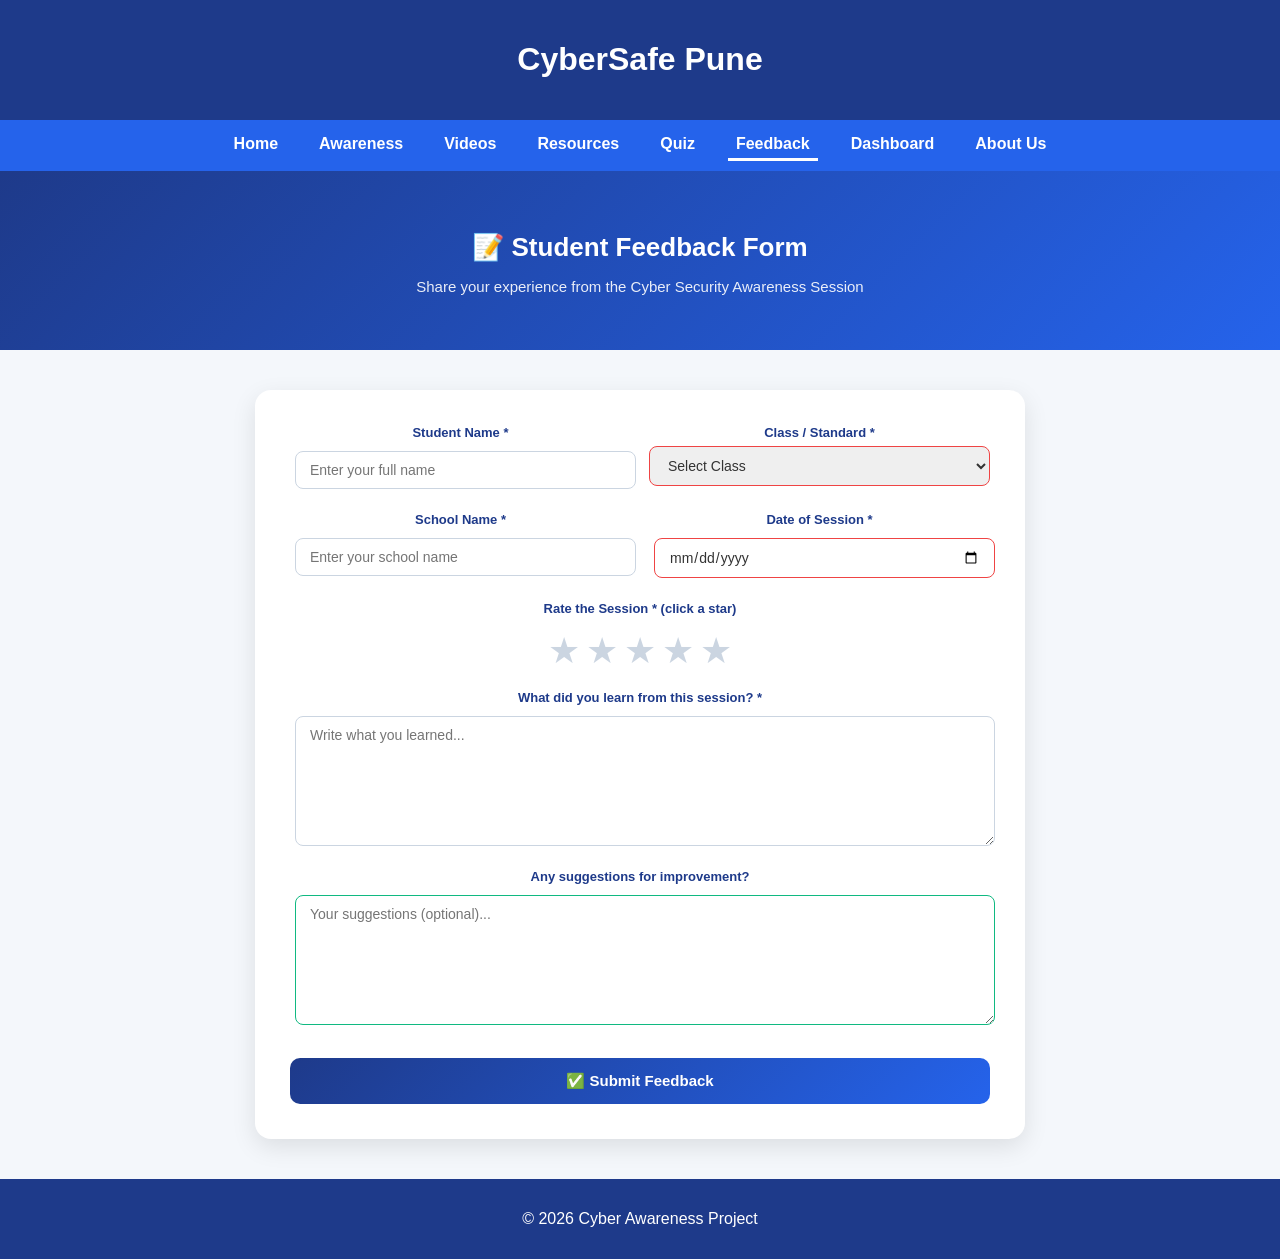
<file: feedback.html>
<!DOCTYPE html>
<html>
<head>
  <title>Student Feedback</title>
  <link rel="stylesheet" href="style.css">
  <meta name="viewport" content="width=device-width, initial-scale=1.0">
  <style>
    .form-hero {
      background: linear-gradient(135deg, #1e3a8a, #2563eb);
      color: white;
      text-align: center;
      padding: 40px 20px;
    }
    .form-hero h2 { font-size: 26px; margin-bottom: 8px; }
    .form-hero p { opacity: 0.9; font-size: 15px; }

    .form-section {
      max-width: 700px;
      margin: 40px auto;
      background: white;
      border-radius: 16px;
      padding: 35px;
      box-shadow: 0 8px 24px rgba(0,0,0,0.1);
    }

    .form-grid {
      display: grid;
      grid-template-columns: 1fr 1fr;
      gap: 18px;
      margin-bottom: 18px;
    }

    .form-group { display: flex; flex-direction: column; gap: 6px; }
    .form-group.full { grid-column: 1 / -1; }

    .form-group label {
      font-size: 13px;
      font-weight: bold;
      color: #1e3a8a;
      text-align: center;
    }

    .form-group input,
    .form-group select,
    .form-group textarea {
      padding: 10px 14px;
      border-radius: 8px;
      border: 1.5px solid #cbd5e1;
      font-size: 14px;
      font-family: Arial, sans-serif;
      color: #333;
      transition: 0.2s;
      width: 100%;
      box-sizing: border-box;
    }

    .form-group input:focus,
    .form-group select:focus,
    .form-group textarea:focus {
      border-color: #2563eb;
      outline: none;
      box-shadow: 0 0 0 3px rgba(37,99,235,0.1);
    }

    /* BIG TEXTAREA */
    .form-group textarea {
      height: 130px;
      resize: vertical;
      width: 100%;
    }

    .form-group input:invalid:not(:placeholder-shown),
    .form-group select:invalid,
    .form-group textarea:invalid:not(:placeholder-shown) {
      border-color: #ef4444;
    }

    .form-group input:valid,
    .form-group select:valid,
    .form-group textarea:valid {
      border-color: #10b981;
    }

    /* STAR RATING - CENTERED */
    .rating-label {
      font-size: 13px;
      font-weight: bold;
      color: #1e3a8a;
      text-align: center;
      margin-bottom: 8px;
    }

    .rating-group {
      display: flex;
      flex-direction: row-reverse;
      gap: 6px;
      justify-content: center;
    }

    .rating-group input[type="radio"] { display: none; }

    .rating-group label {
      font-size: 36px;
      color: #cbd5e1;
      cursor: pointer;
      transition: 0.2s;
      font-weight: normal;
      text-align: left;
    }

    .rating-group input[type="radio"]:checked ~ label,
    .rating-group label:hover,
    .rating-group label:hover ~ label {
      color: #2563eb;
    }

    /* SUBMIT */
    .submit-btn {
      width: 100%;
      background: linear-gradient(135deg, #1e3a8a, #2563eb);
      color: white;
      padding: 14px;
      border-radius: 10px;
      border: none;
      font-size: 15px;
      font-weight: bold;
      cursor: pointer;
      margin-top: 10px;
      transition: 0.3s;
    }

    .submit-btn:hover {
      transform: translateY(-2px);
      box-shadow: 0 8px 20px rgba(37,99,235,0.3);
    }

    /* SUCCESS */
    .success-box {
      display: none;
      max-width: 700px;
      margin: 30px auto;
      background: #d1fae5;
      border: 2px solid #10b981;
      border-radius: 16px;
      padding: 30px;
      text-align: center;
    }
    .success-box h3 { color: #065f46; font-size: 22px; margin-bottom: 10px; }
    .success-box p { color: #047857; font-size: 15px; }

    #success:target { display: block; }
    #success:target + .form-section { display: none; }

    @media (max-width: 600px) {
      .form-grid { grid-template-columns: 1fr; }
      .topics-grid { grid-template-columns: 1fr; }
      .form-section { padding: 20px; margin: 20px 10px; }
    }
  </style>
</head>
<body>

<header><h1>CyberSafe Pune</h1></header>

<nav>
  <a href="index.html">Home</a>
  <a href="awareness.html">Awareness</a>
  <a href="videos.html">Videos</a>
  <a href="resources.html">Resources</a>
  <a href="quiz.html">Quiz</a>
  <a href="feedback.html" class="active">Feedback</a>
  <a href="dashboard.html">Dashboard</a>
  <a href="about.html">About Us</a>
</nav>

<div class="form-hero">
  <h2>📝 Student Feedback Form</h2>
  <p>Share your experience from the Cyber Security Awareness Session</p>
</div>

<!-- SUCCESS MESSAGE -->
<div class="success-box" id="success">
  <h3>✅ Thank You for Your Feedback!</h3>
  <p>Your response has been recorded successfully. We appreciate your time!</p>
</div>

<!-- FORM -->
<div class="form-section">
  <form action="#success" method="get">
    <div class="form-grid">

      <div class="form-group">
        <label>Student Name *</label>
        <input type="text" name="student_name" placeholder="Enter your full name" required minlength="3">
      </div>

      <div class="form-group">
        <label>Class / Standard *</label>
        <select name="class" required>
          <option value="">Select Class</option>
          <option value="8th">8th Standard</option>
          <option value="9th">9th Standard</option>
          <option value="10th">10th Standard</option>
        </select>
      </div>

      <!-- SCHOOL NAME - EMPTY -->
      <div class="form-group">
        <label>School Name *</label>
        <input type="text" name="school" placeholder="Enter your school name" required>
      </div>

      <div class="form-group">
        <label>Date of Session *</label>
        <input type="date" name="session_date" required>
      </div>

      <!-- STAR RATING - CENTERED -->
      <div class="form-group full">
        <div class="rating-label">Rate the Session * (click a star)</div>
        <div class="rating-group">
          <input type="radio" name="rating" id="star5" value="5" required>
          <label for="star5">★</label>
          <input type="radio" name="rating" id="star4" value="4">
          <label for="star4">★</label>
          <input type="radio" name="rating" id="star3" value="3">
          <label for="star3">★</label>
          <input type="radio" name="rating" id="star2" value="2">
          <label for="star2">★</label>
          <input type="radio" name="rating" id="star1" value="1">
          <label for="star1">★</label>
        </div>
      </div>

      <!-- BIG TEXTAREA - FULL WIDTH -->
      <div class="form-group full">
        <label>What did you learn from this session? *</label>
        <textarea name="learned" placeholder="Write what you learned..." required minlength="10"></textarea>
      </div>

      <div class="form-group full">
        <label>Any suggestions for improvement?</label>
        <textarea name="suggestions" placeholder="Your suggestions (optional)..."></textarea>
      </div>

    </div>
    <button type="submit" class="submit-btn">✅ Submit Feedback</button>
  </form>
</div>

<footer><p>© 2026 Cyber Awareness Project</p></footer>

</body>
</html>
</file>
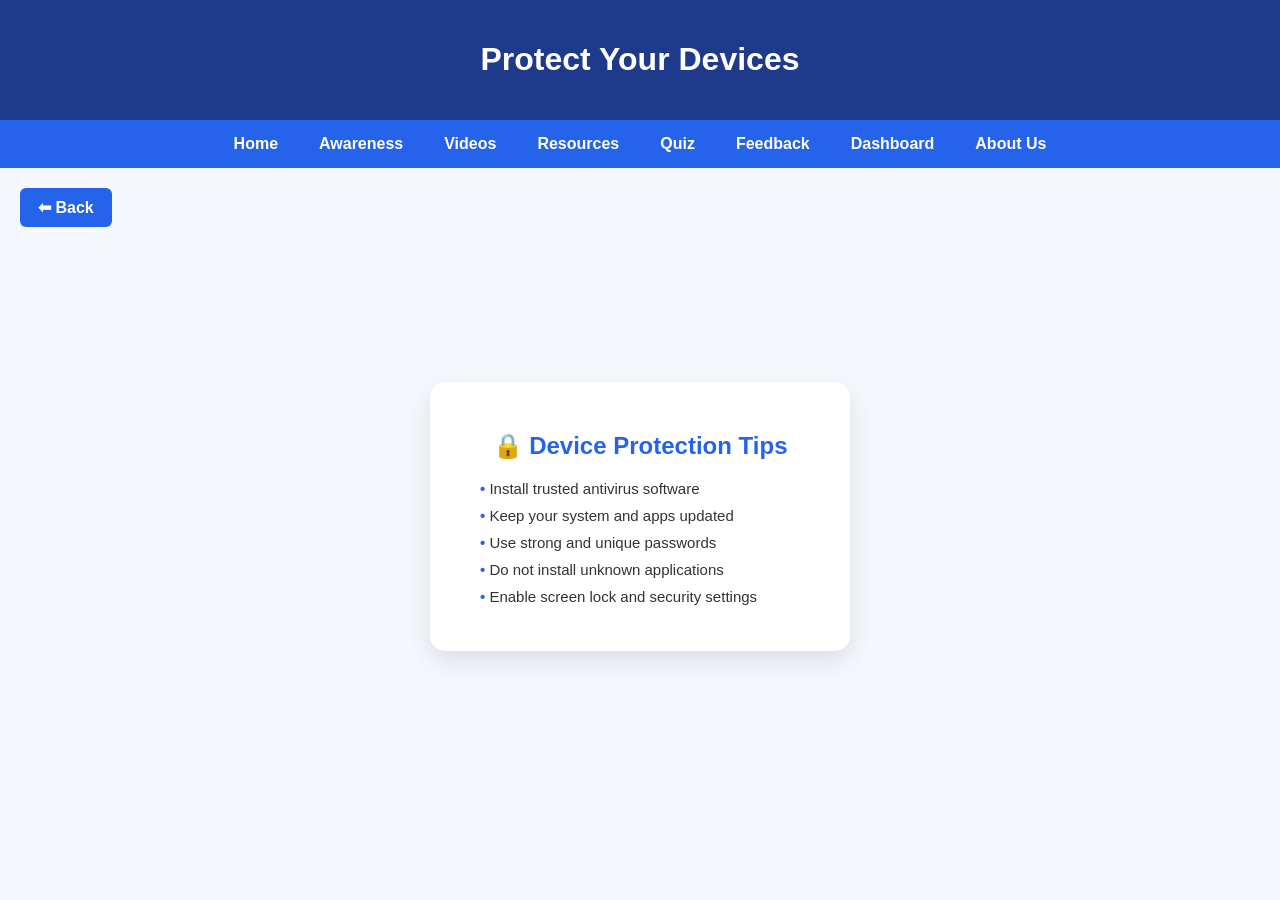
<file: protect.html>
<!DOCTYPE html>
<html>
<head>
  <title>Protect Devices</title>
  <link rel="stylesheet" href="style.css">
</head>

<body>

<header>
  <h1>Protect Your Devices</h1>
</header>

<nav>
  <a href="index.html">Home</a>
  <a href="awareness.html">Awareness</a>
  <a href="videos.html">Videos</a>
  <a href="resources.html">Resources</a>
  <a href="quiz.html">Quiz</a>
  <a href="feedback.html">Feedback</a>
  <a href="dashboard.html">Dashboard</a>
  <a href="about.html">About Us</a>
</nav>
<a href="index.html" class="back-btn">⬅ Back</a>

<section class="detail-container">
  

  <div class="detail-card">
    

    <h2>🔒 Device Protection Tips</h2>

    <ul>
      <li>Install trusted antivirus software</li>
      <li>Keep your system and apps updated</li>
      <li>Use strong and unique passwords</li>
      <li>Do not install unknown applications</li>
      <li>Enable screen lock and security settings</li>
    </ul>

  </div>

</section>

</body>
</html>
</file>
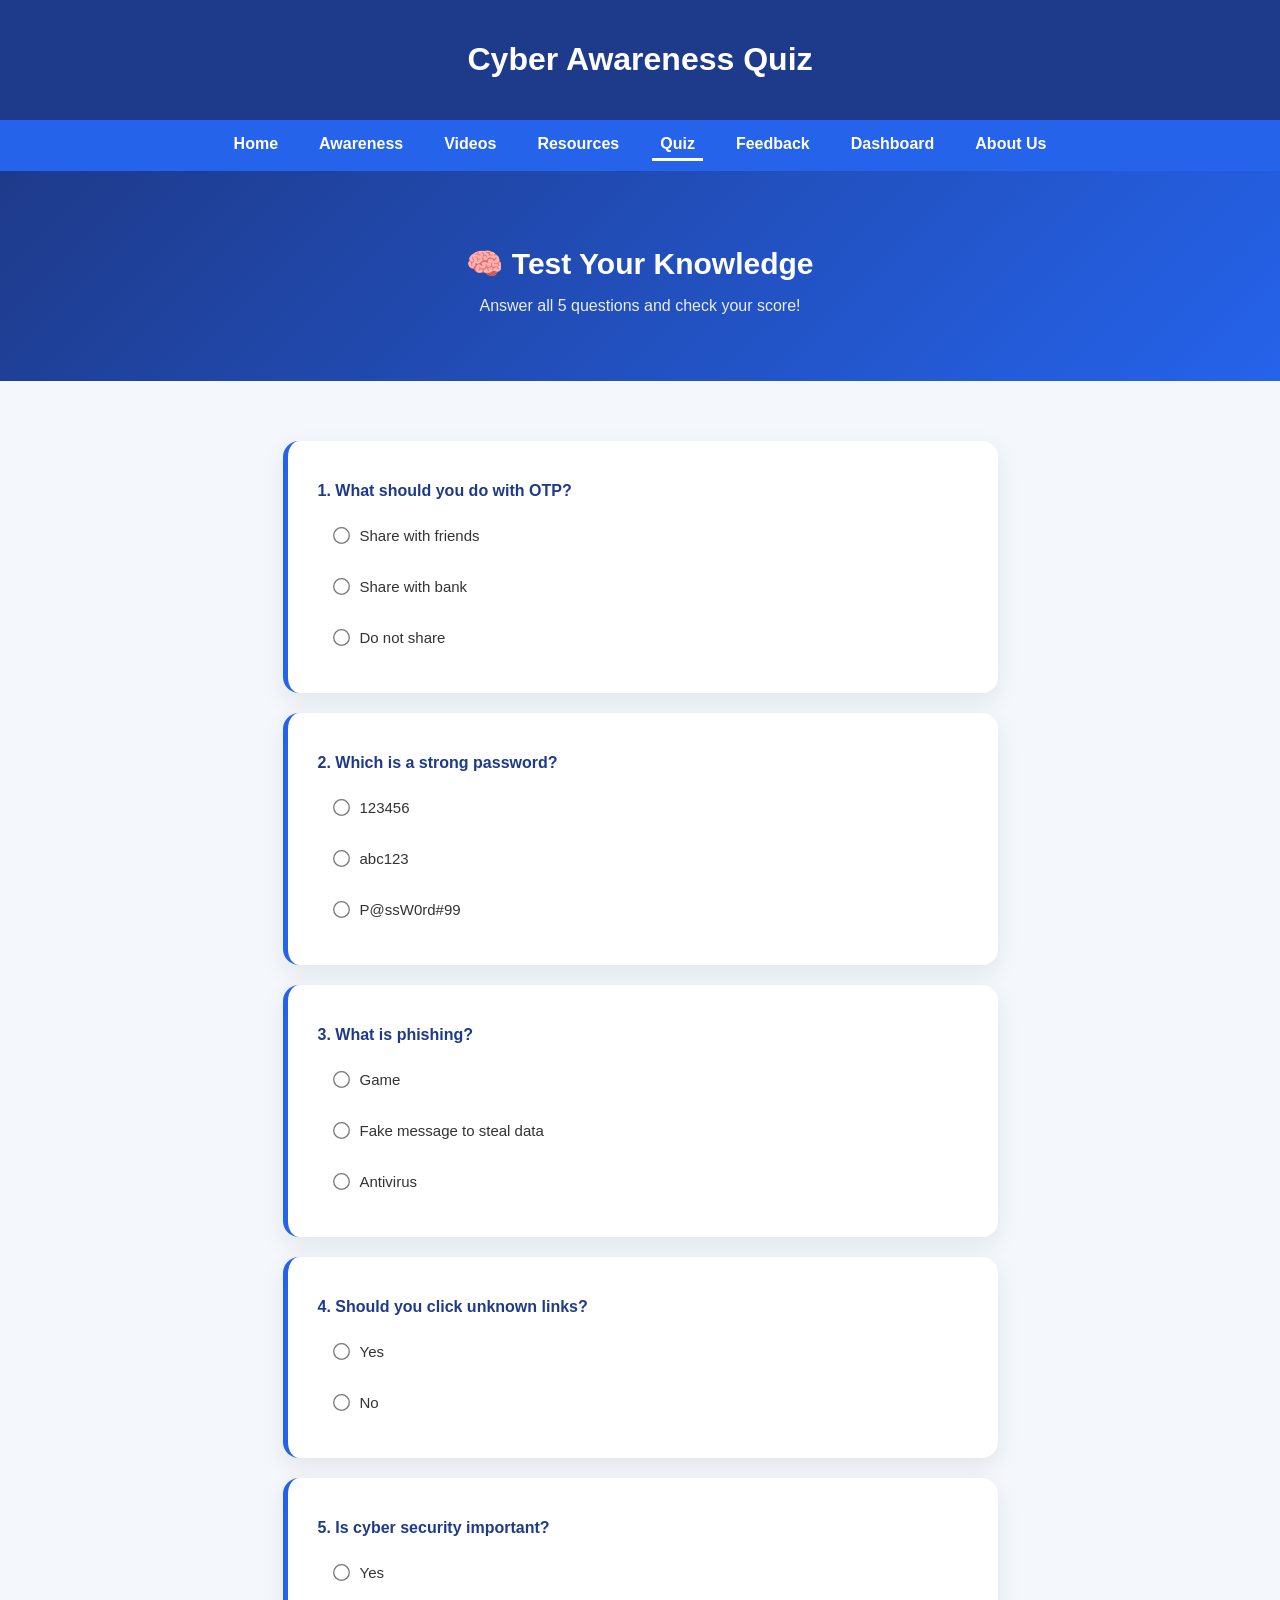
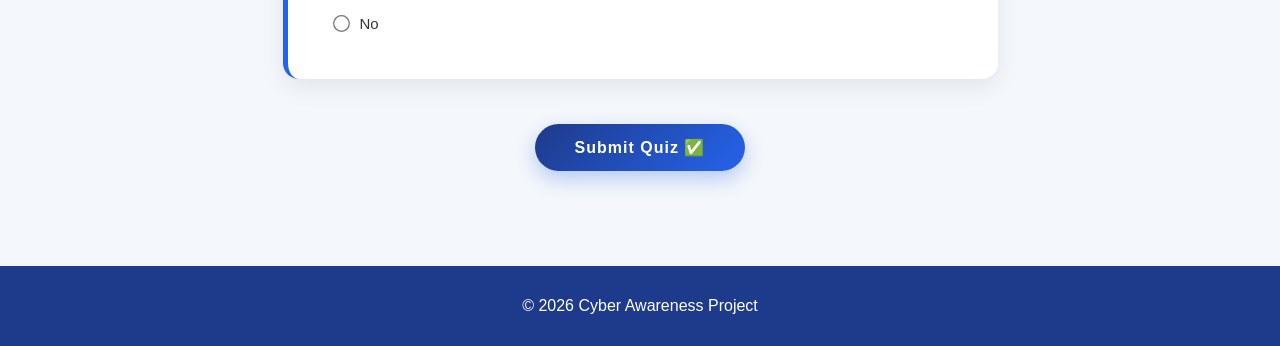
<file: quiz.html>
<!DOCTYPE html>
<html>
<head>
  <title>Cyber Quiz</title>
  <link rel="stylesheet" href="style.css">
  <meta name="viewport" content="width=device-width, initial-scale=1.0">
  <style>

    /* ===== QUIZ HERO ===== */
    .quiz-hero {
      background: linear-gradient(135deg, #1e3a8a, #2563eb);
      color: white;
      text-align: center;
      padding: 50px 20px;
    }

    .quiz-hero h2 {
      font-size: 30px;
      margin-bottom: 10px;
    }

    .quiz-hero p {
      font-size: 16px;
      opacity: 0.9;
    }

    /* ===== QUIZ SECTION ===== */
    .quiz-section {
      padding: 40px 20px;
      background: #f4f7fb;
      text-align: center;
    }

    /* ===== QUESTION CARD ===== */
    .question {
      background: white;
      padding: 25px 30px;
      margin: 20px auto;
      max-width: 650px;
      border-radius: 16px;
      box-shadow: 0 8px 24px rgba(0,0,0,0.08);
      text-align: left;
      border-left: 5px solid #2563eb;
      transition: 0.3s;
    }

    .question:hover {
      box-shadow: 0 12px 32px rgba(37,99,235,0.15);
      transform: translateY(-3px);
    }

    .question p {
      font-weight: bold;
      font-size: 16px;
      color: #1e3a8a;
      margin-bottom: 15px;
    }

    /* ===== OPTIONS ===== */
    .option {
      display: flex !important;
      align-items: center !important;
      gap: 12px;
      margin: 10px 0;
      cursor: pointer;
      padding: 10px 15px;
      border-radius: 8px;
      transition: 0.2s;
      border: 2px solid transparent;
    }

    .option:hover {
      background: #eff6ff;
      border: 2px solid #2563eb;
    }

    .option input {
      margin: 0;
      transform: scale(1.3);
      flex-shrink: 0;
      accent-color: #2563eb;
    }

    .option span {
      font-size: 15px;
      color: #333;
    }

    /* ===== SUBMIT BUTTON ===== */
    .quiz-submit-btn {
      display: inline-block;
      margin: 25px auto;
      padding: 14px 40px;
      background: linear-gradient(135deg, #1e3a8a, #2563eb);
      color: white;
      border: none;
      border-radius: 30px;
      font-size: 16px;
      font-weight: bold;
      cursor: pointer;
      box-shadow: 0 8px 20px rgba(37,99,235,0.3);
      transition: 0.3s;
      letter-spacing: 1px;
    }

    .quiz-submit-btn:hover {
      transform: translateY(-3px);
      box-shadow: 0 12px 28px rgba(37,99,235,0.4);
      background: linear-gradient(135deg, #2563eb, #1e3a8a);
    }

    /* ===== RESULT BOX ===== */
    .result-box {
      display: none;
      margin: 30px auto;
      max-width: 650px;
      background: white;
      border-radius: 16px;
      box-shadow: 0 8px 24px rgba(0,0,0,0.1);
      overflow: hidden;
    }

    #result:target {
      display: block;
    }

    .result-header {
      background: linear-gradient(135deg, #1e3a8a, #2563eb);
      color: white;
      padding: 25px;
      text-align: center;
    }

    .result-header h3 {
      font-size: 22px;
      margin: 0 0 5px 0;
    }

    .result-header p {
      opacity: 0.9;
      margin: 0;
    }

    .result-body {
      padding: 25px 30px;
      text-align: left;
    }

    .answer-item {
      display: flex;
      align-items: center;
      gap: 12px;
      padding: 12px 15px;
      margin-bottom: 10px;
      background: #f0f9ff;
      border-radius: 10px;
      border-left: 4px solid #2563eb;
      font-size: 15px;
    }

    .answer-item .num {
      background: #2563eb;
      color: white;
      width: 28px;
      height: 28px;
      border-radius: 50%;
      display: flex;
      align-items: center;
      justify-content: center;
      font-weight: bold;
      font-size: 13px;
      flex-shrink: 0;
    }

    .note {
      text-align: center;
      margin-top: 20px;
      padding: 15px;
      background: #fef9c3;
      border-radius: 10px;
      font-weight: bold;
      color: #854d0e;
    }

  </style>
</head>

<body>

<header>
  <h1>Cyber Awareness Quiz</h1>
</header>

<nav>
  <a href="index.html">Home</a>
  <a href="awareness.html">Awareness</a>
  <a href="videos.html">Videos</a>
  <a href="resources.html">Resources</a>
  <a href="quiz.html" class="active">Quiz</a>
  <a href="feedback.html">Feedback</a>
  <a href="dashboard.html">Dashboard</a>
  <a href="about.html">About Us</a>
</nav>

<!-- HERO -->
<div class="quiz-hero">
  <h2>🧠 Test Your Knowledge</h2>
  <p>Answer all 5 questions and check your score!</p>
</div>

<section class="quiz-section">

  <form action="#result" method="get">

    <div class="question">
      <p>1. What should you do with OTP?</p>
      <label class="option"><input type="radio" name="q1" value="a" required><span>Share with friends</span></label>
      <label class="option"><input type="radio" name="q1" value="b"><span>Share with bank</span></label>
      <label class="option"><input type="radio" name="q1" value="c"><span>Do not share</span></label>
    </div>

    <div class="question">
      <p>2. Which is a strong password?</p>
      <label class="option"><input type="radio" name="q2" value="a" required><span>123456</span></label>
      <label class="option"><input type="radio" name="q2" value="b"><span>abc123</span></label>
      <label class="option"><input type="radio" name="q2" value="c"><span>P@ssW0rd#99</span></label>
    </div>

    <div class="question">
      <p>3. What is phishing?</p>
      <label class="option"><input type="radio" name="q3" value="a" required><span>Game</span></label>
      <label class="option"><input type="radio" name="q3" value="b"><span>Fake message to steal data</span></label>
      <label class="option"><input type="radio" name="q3" value="c"><span>Antivirus</span></label>
    </div>

    <div class="question">
      <p>4. Should you click unknown links?</p>
      <label class="option"><input type="radio" name="q4" value="a" required><span>Yes</span></label>
      <label class="option"><input type="radio" name="q4" value="b"><span>No</span></label>
    </div>

    <div class="question">
      <p>5. Is cyber security important?</p>
      <label class="option"><input type="radio" name="q5" value="a" required><span>Yes</span></label>
      <label class="option"><input type="radio" name="q5" value="b"><span>No</span></label>
    </div>

    <button type="submit" class="quiz-submit-btn">Submit Quiz ✅</button>

  </form>

  <!-- RESULT BOX -->
  <div id="result" class="result-box">

    <div class="result-header">
      <h3>✔ Correct Answers</h3>
      <p>Check how many you got right!</p>
    </div>

    <div class="result-body">

      <div class="answer-item">
        <div class="num">1</div>
        <span>Do not share OTP with anyone</span>
      </div>

      <div class="answer-item">
        <div class="num">2</div>
        <span>P@ssW0rd#99 is a strong password</span>
      </div>

      <div class="answer-item">
        <div class="num">3</div>
        <span>Phishing is a fake message to steal data</span>
      </div>

      <div class="answer-item">
        <div class="num">4</div>
        <span>No — never click unknown links</span>
      </div>

      <div class="answer-item">
        <div class="num">5</div>
        <span>Yes — cyber security is very important</span>
      </div>

      <p class="note">👉 Count your correct answers to get your score out of 5!</p>

    </div>
  </div>

</section>

<footer>
  <p>© 2026 Cyber Awareness Project</p>
</footer>

</body>
</html>
</file>
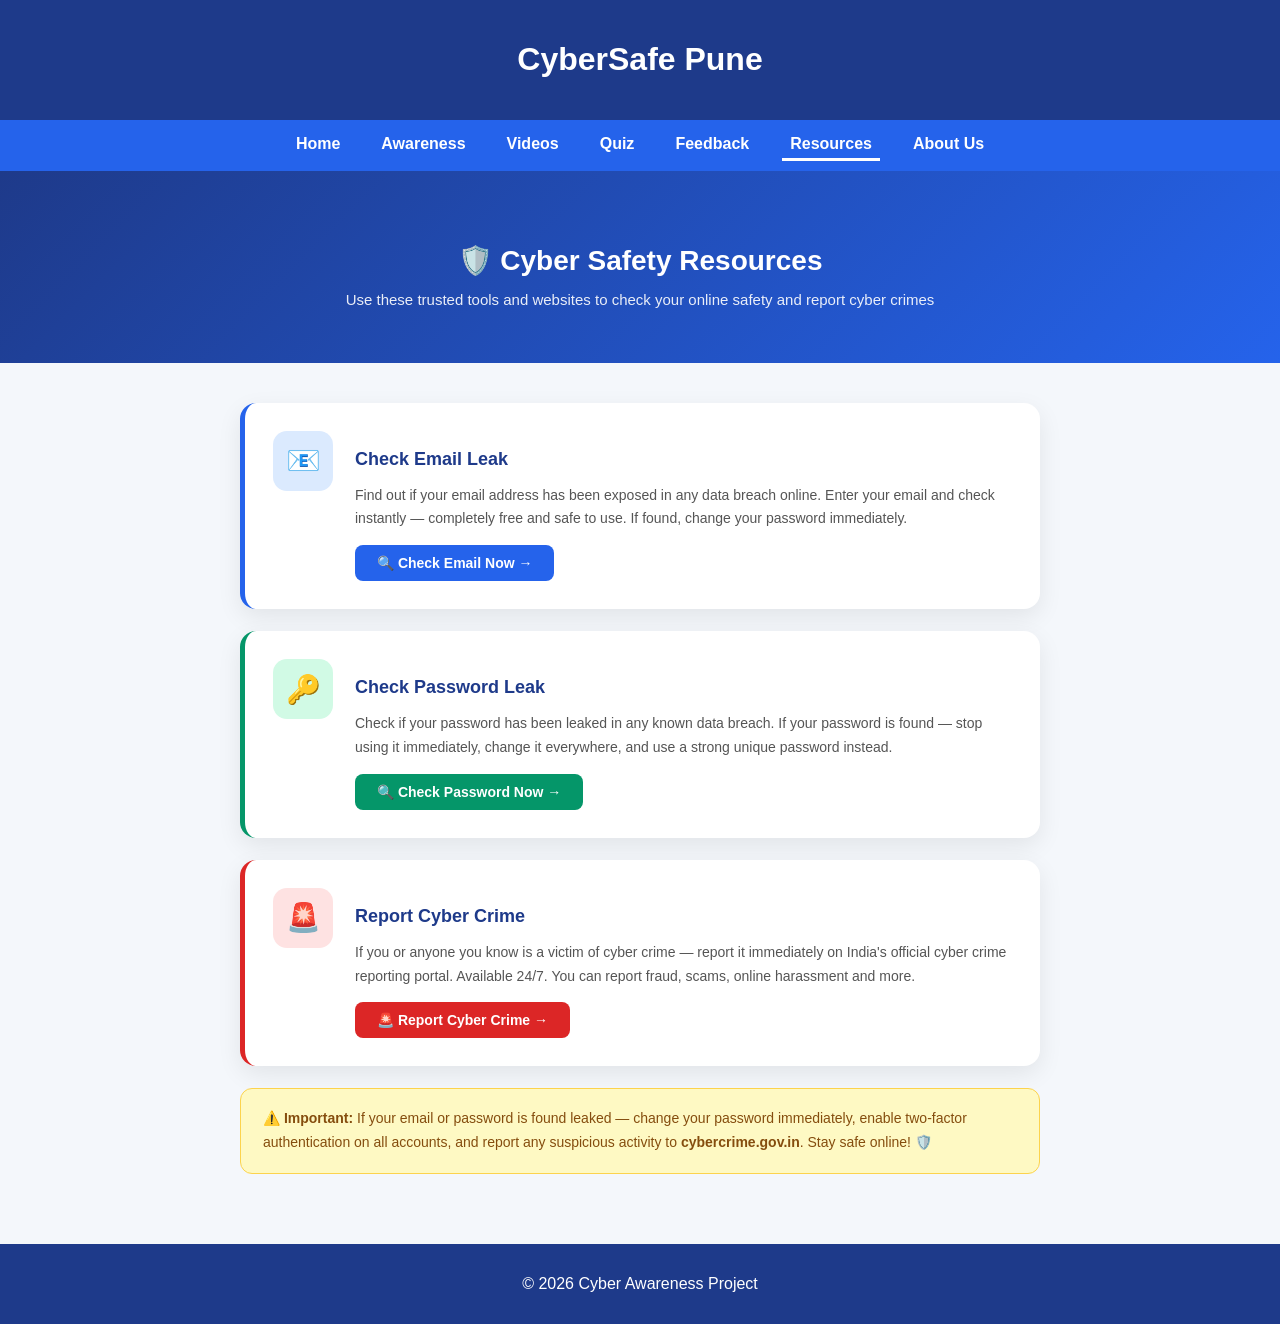
<file: resources.html>
<!DOCTYPE html>
<html>
<head>
  <title>Resources - CyberSafe Pune</title>
  <link rel="stylesheet" href="style.css">
  <meta name="viewport" content="width=device-width, initial-scale=1.0">
  <style>

    .res-hero {
      background: linear-gradient(135deg, #1e3a8a, #2563eb);
      color: white;
      text-align: center;
      padding: 50px 20px;
    }

    .res-hero h2 { font-size: 28px; margin-bottom: 10px; }
    .res-hero p { font-size: 15px; opacity: 0.9; max-width: 600px; margin: auto; line-height: 1.7; }

    .res-body {
      padding: 40px 20px;
      max-width: 800px;
      margin: auto;
    }

    .res-card {
      background: white;
      border-radius: 16px;
      padding: 28px;
      margin-bottom: 22px;
      box-shadow: 0 8px 24px rgba(0,0,0,0.08);
      display: flex;
      align-items: flex-start;
      gap: 22px;
      border-left: 5px solid #2563eb;
      transition: 0.3s;
    }

    .res-card:hover {
      transform: translateY(-5px);
      box-shadow: 0 14px 30px rgba(37,99,235,0.15);
    }

    .res-card.green-border { border-left-color: #059669; }
    .res-card.red-border { border-left-color: #dc2626; }

    .res-icon {
      width: 60px;
      height: 60px;
      border-radius: 14px;
      display: flex;
      align-items: center;
      justify-content: center;
      font-size: 28px;
      flex-shrink: 0;
    }

    .res-icon.blue { background: #dbeafe; }
    .res-icon.green { background: #d1fae5; }
    .res-icon.red { background: #fee2e2; }

    .res-info { flex: 1; }

    .res-info h3 {
      font-size: 18px;
      color: #1e3a8a;
      margin-bottom: 8px;
    }

    .res-info p {
      font-size: 14px;
      color: #555;
      line-height: 1.7;
      margin-bottom: 14px;
    }

    .res-btn {
      display: inline-block;
      padding: 10px 22px;
      border-radius: 8px;
      font-size: 14px;
      font-weight: bold;
      text-decoration: none;
      color: white;
      transition: 0.3s;
    }

    .res-btn.blue { background: #2563eb; }
    .res-btn.blue:hover { background: #1e40af; }

    .res-btn.green { background: #059669; }
    .res-btn.green:hover { background: #047857; }

    .res-btn.red { background: #dc2626; }
    .res-btn.red:hover { background: #b91c1c; }

    .res-btn:hover { transform: translateY(-2px); box-shadow: 0 6px 16px rgba(0,0,0,0.2); }

    .tip-box {
      background: #fef9c3;
      border: 1px solid #fcd34d;
      border-radius: 12px;
      padding: 18px 22px;
      font-size: 14px;
      color: #854d0e;
      margin-top: 10px;
      line-height: 1.7;
    }

    @media (max-width: 600px) {
      .res-card { flex-direction: column; }
      .res-icon { width: 48px; height: 48px; font-size: 22px; }
    }

  </style>
</head>
<body>

<header>
  <h1>CyberSafe Pune</h1>
</header>

<nav>
  <a href="index.html">Home</a>
  <a href="awareness.html">Awareness</a>
  <a href="videos.html">Videos</a>
  <a href="quiz.html">Quiz</a>
  <a href="feedback.html">Feedback</a>
  <a href="resources.html" class="active">Resources</a>
  <a href="about.html">About Us</a>
</nav>

<div class="res-hero">
  <h2>🛡️ Cyber Safety Resources</h2>
  <p>Use these trusted tools and websites to check your online safety and report cyber crimes</p>
</div>

<div class="res-body">

  <!-- EMAIL CHECK -->
  <div class="res-card">
    <div class="res-icon blue">📧</div>
    <div class="res-info">
      <h3>Check Email Leak</h3>
      <p>
        Find out if your email address has been exposed in any data breach online.
        Enter your email and check instantly — completely free and safe to use.
        If found, change your password immediately.
      </p>
      <a class="res-btn blue" href="https://haveibeenpwned.com/" target="_blank">🔍 Check Email Now →</a>
    </div>
  </div>

  <!-- PASSWORD CHECK -->
  <div class="res-card green-border">
    <div class="res-icon green">🔑</div>
    <div class="res-info">
      <h3>Check Password Leak</h3>
      <p>
        Check if your password has been leaked in any known data breach.
        If your password is found — stop using it immediately, change it everywhere,
        and use a strong unique password instead.
      </p>
      <a class="res-btn green" href="https://haveibeenpwned.com/Passwords" target="_blank">🔍 Check Password Now →</a>
    </div>
  </div>

  <!-- CYBER CRIME REPORT -->
  <div class="res-card red-border">
    <div class="res-icon red">🚨</div>
    <div class="res-info">
      <h3>Report Cyber Crime</h3>
      <p>
        If you or anyone you know is a victim of cyber crime — report it immediately
        on India's official cyber crime reporting portal. Available 24/7.
        You can report fraud, scams, online harassment and more.
      </p>
      <a class="res-btn red" href="https://cybercrime.gov.in/" target="_blank">🚨 Report Cyber Crime →</a>
    </div>
  </div>

  <!-- WARNING TIP -->
  <div class="tip-box">
    ⚠️ <b>Important:</b> If your email or password is found leaked — change your password immediately,
    enable two-factor authentication on all accounts, and report any suspicious activity to
    <b>cybercrime.gov.in</b>. Stay safe online! 🛡️
  </div>

</div>

<footer>
  <p>© 2026 Cyber Awareness Project</p>
</footer>

</body>
</html>
</file>
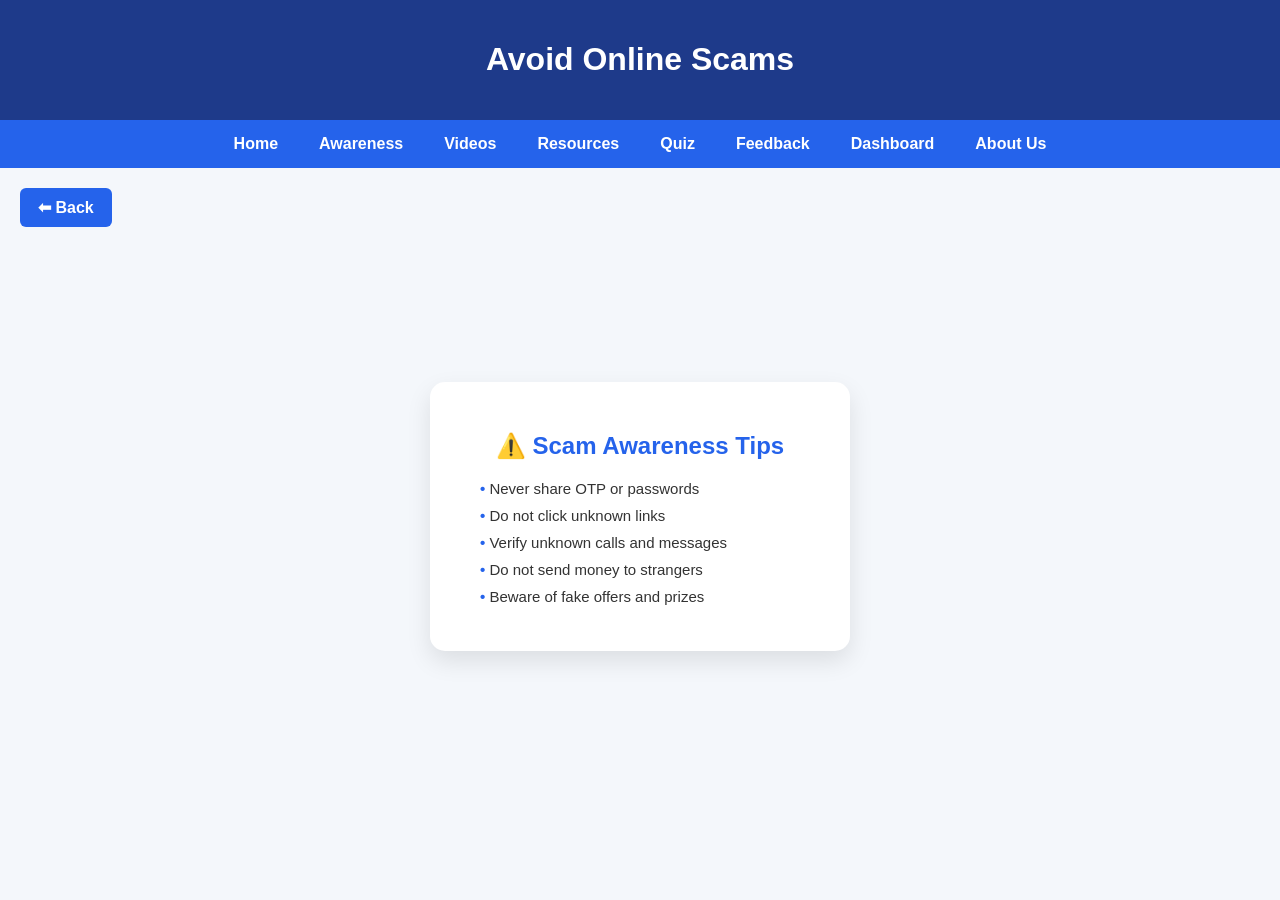
<file: scam.html>
<!DOCTYPE html>
<html>
<head>
  <title>Avoid Scams</title>
  <link rel="stylesheet" href="style.css">
</head>

<body>

<header>
  <h1>Avoid Online Scams</h1>
</header>

<nav>
  <a href="index.html">Home</a>
  <a href="awareness.html">Awareness</a>
  <a href="videos.html">Videos</a>
  <a href="resources.html">Resources</a>
  <a href="quiz.html">Quiz</a>
  <a href="feedback.html">Feedback</a>
  <a href="dashboard.html">Dashboard</a>
  <a href="about.html">About Us</a>
</nav>
<a href="index.html" class="back-btn">⬅ Back</a>

<section class="detail-container">

  <div class="detail-card">

    <h2>⚠️ Scam Awareness Tips</h2>

    <ul>
      <li>Never share OTP or passwords</li>
      <li>Do not click unknown links</li>
      <li>Verify unknown calls and messages</li>
      <li>Do not send money to strangers</li>
      <li>Beware of fake offers and prizes</li>
    </ul>

  </div>

</section>

</body>
</html>
</file>
<file: style.css>
/* ===== BODY ===== */
body {
  margin: 0;
  font-family: Arial, sans-serif;
  background: #f4f7fb;
  color: #333;
}

/* ===== HEADER ===== */
header {
  background: #1e3a8a;
  color: white;
  text-align: center;
  padding: 20px;
}

/* ===== NAVBAR ===== */
nav {
  background: #2563eb;
  display: flex;
  flex-wrap: wrap;
  justify-content: center;
  padding: 10px;
  gap: 5px;
}

nav a {
  color: white;
  margin: 0 10px;
  text-decoration: none;
  font-weight: bold;
  padding: 5px 8px;
}

nav a:hover {
  text-decoration: underline;
}

/* ===== HERO ===== */
.hero {
  text-align: center;
  padding: 40px;
}

/* ===== BUTTON (GET STARTED) ===== */
.btn {
  display: inline-block;
  background: #2563eb;
  color: white;
  padding: 10px 20px;
  border-radius: 8px;
  text-decoration: none;
  margin-top: 10px;
  font-weight: bold;
}

.btn:hover {
  background: #1d4ed8;
}

/* ===== INFO SECTION ===== */
.info {
  text-align: center;
  padding: 20px;
  max-width: 800px;
  margin: auto;
}

.info h2 {
  color: #1e3a8a;
}

/* ===== CARDS ===== */
.cards {
  display: flex;
  gap: 20px;
  justify-content: center;
  flex-wrap: wrap;
  padding: 20px;
}

.card {
  background: white;
  padding: 20px;
  width: 250px;
  border-radius: 10px;
  text-align: center;
  transition: 0.3s;
  box-shadow: 0 5px 10px rgba(0, 0, 0, 0.1);
  text-decoration: none;
  color: inherit;
  display: block;
}

.card:hover {
  transform: translateY(-5px);
}

/* ===== VIDEO ===== */
video {
  width: 100%;
  border-radius: 10px;
  margin-top: 10px;
}

/* ===== FORM ===== */
form {
  text-align: center;
}

input:not([type="radio"]),
textarea {
  width: 260px;
  padding: 10px;
  margin: 5px;
  border-radius: 6px;
  border: 1px solid #ccc;
}

button {
  background: #2563eb;
  color: white;
  border: none;
  padding: 12px 25px;
  border-radius: 6px;
  cursor: pointer;
}

button:hover {
  background: #1e40af;
}

/* ===== FOOTER ===== */
footer {
  background: #1e3a8a;
  color: white;
  text-align: center;
  padding: 15px;
  margin-top: 30px;
}

/* ===== SUCCESS MESSAGE ===== */
.success-box {
  display: none;
  margin-top: 20px;
  padding: 15px;
  background: #d1fae5;
  color: #065f46;
  border-radius: 8px;
  font-weight: bold;
}

#success:target {
  display: block;
}

/* ===== AWARENESS ACTIVITY ===== */
.awareness-activity {
  padding: 40px;
  text-align: center;
  background: #f9f9f9;
}

.awareness-activity h2 {
  color: #2563eb; /* fixed: was #007BFF */
  margin-bottom: 20px;
}

.awareness-activity p {
  max-width: 800px;
  margin: 10px auto;
  font-size: 16px;
  line-height: 1.6;
}

/* ===== GALLERY ===== */
.gallery {
  display: grid;
  grid-template-columns: repeat(auto-fit, minmax(250px, 1fr));
  gap: 15px;
  margin-top: 30px;
}

.gallery img {
  width: 100%;
  height: 200px;
  object-fit: cover;
  border-radius: 10px;
  transition: 0.3s;
}

.gallery img:hover {
  transform: scale(1.05);
}

/* ===== ABOUT SECTION ===== */
.about-section {
  padding: 40px 20px;
}

.about-section h2 {
  text-align: center;
  color: #2563eb; /* fixed: was #007BFF */
}

.about-content {
  max-width: 900px;
  margin: auto;
}

.about-content h3 {
  margin-top: 20px;
  color: #0056b3;
}

/* ===== DETAIL CARD ===== */
.detail-container {
  display: flex;
  justify-content: center;
  align-items: center;
  min-height: 60vh;
  background: #f4f7fb;
}

.detail-card {
  background: white;
  padding: 30px;
  width: 360px;
  border-radius: 15px;
  text-align: center;
  box-shadow: 0 10px 25px rgba(0, 0, 0, 0.1);
  transition: 0.3s;
}

.detail-card:hover {
  transform: scale(1.05);
}

.detail-card h2 {
  color: #2563eb;
  margin-bottom: 20px;
}

.detail-card ul {
  text-align: left;
  padding-left: 20px;
}

.detail-card ul li {
  margin-bottom: 10px;
  font-size: 15px;
}

/* ===== VIDEO SECTION ===== */
.video-section {
  padding: 40px 20px;
  text-align: center;
}

.video-section h2 {
  color: #2563eb;
  margin-bottom: 20px;
}

.video-row {
  display: flex;
  gap: 20px;
  justify-content: center;
  flex-wrap: wrap;
}

.video-card {
  background: white;
  padding: 20px;
  flex: 1;
  max-width: 500px;
  border-radius: 12px;
  box-shadow: 0 5px 15px rgba(0, 0, 0, 0.1);
  text-align: left;
}

.video-card h3 {
  color: #1e3a8a;
}

.video-card p {
  margin: 10px 0;
  line-height: 1.6;
}

/* ===== GRAPH SECTION ===== */
.graph-section {
  padding: 40px 20px;
  text-align: center;
}

.graph-section h2 {
  color: #2563eb;
  margin-bottom: 30px;
}

.graph-row {
  display: grid;
  grid-template-columns: repeat(auto-fit, minmax(300px, 1fr));
  gap: 20px;
}

.graph-row iframe {
  width: 100%;
  height: 350px;
  border: none;
  background: white;
  border-radius: 10px;
  box-shadow: 0 5px 15px rgba(0, 0, 0, 0.1);
}

.graph-card {
  max-width: 700px;
  margin: 25px auto;
  padding: 20px;
  background: white;
  border-radius: 12px;
  box-shadow: 0 8px 20px rgba(0, 0, 0, 0.1);
  transition: 0.3s;
}

.graph-card:hover {
  transform: scale(1.02);
}

.graph-card h3 {
  margin-bottom: 15px;
  color: #1e3a8a;
}

.graph-card iframe {
  width: 100%;
  height: 350px;
  border: none;
  border-radius: 8px;
}

/* ===== ABOUT PAGE ===== */
.about-main {
  padding: 40px 20px;
  text-align: center;
}

.about-box {
  max-width: 700px;
  margin: auto;
  background: white;
  padding: 25px;
  border-radius: 12px;
  box-shadow: 0 5px 15px rgba(0, 0, 0, 0.1);
}

.info-grid {
  display: grid;
  grid-template-columns: repeat(auto-fit, minmax(250px, 1fr));
  margin-top: 30px;
  gap: 20px;
}

.info-card {
  background: #f4f7fb;
  padding: 20px;
  border-radius: 10px;
  transition: 0.3s;
}

.info-card:hover {
  transform: translateY(-5px);
}

.team-title {
  margin-top: 40px;
  color: #2563eb;
}

.team-grid {
  display: grid;
  grid-template-columns: repeat(auto-fit, minmax(150px, 1fr));
  gap: 15px;
  margin-top: 20px;
}

.team-card {
  background: #2563eb;
  color: white;
  padding: 15px;
  border-radius: 8px;
  font-weight: bold;
}

.guide {
  margin-top: 20px;
  font-size: 16px;
}

/* ===== QUIZ SECTION ===== */
.quiz-section {
  padding: 40px;
  text-align: center;
  background: #f4f7fb;
}

.quiz-section h2 {
  color: #2563eb;
}

.question {
  background: white;
  padding: 20px;
  margin: 15px auto;
  max-width: 400px;
  border-radius: 12px;
  box-shadow: 0 5px 15px rgba(0, 0, 0, 0.1);
  text-align: left;
}

.question p {
  font-weight: bold;
}



.answers {
  margin: 30px auto 0;
  padding: 20px;
  background: #e0f2fe;
  border-radius: 10px;
  max-width: 600px;
}

.answers h3 {
  color: #0c4a6e;
}

.score-note {
  margin-top: 10px;
  font-weight: bold;
}

.result-box {
  display: none;
  margin: 30px auto 0;
  background: #e0f2fe;
  padding: 20px;
  border-radius: 10px;
  max-width: 600px;
}

#result:target {
  display: block;
}

/* ===== LIST STYLE ===== */
ul {
  list-style: none;
  padding: 0;
  text-align: center;
}

.quiz-section ul {
  text-align: left;
  padding-left: 10px;
}

ul li::before {
  content: "• ";
  color: #2563eb;
  font-weight: bold;
}

/* ===== QUIZ OPTIONS ===== */
.question {
  text-align: left;
}

.option {
  display: flex !important;
  align-items: center !important;
  justify-content: flex-start !important;
  gap: 12px;
  margin: 10px 0;
  cursor: pointer;
  text-align: left;
}

.option input {
  margin: 0;
  transform: scale(1.2);
  flex-shrink: 0;
}

.option span {
  font-size: 16px;
  text-align: left;
}

/* ===== RESPONSIVE ===== */
@media (max-width: 600px) {
  .cards {
    flex-direction: column;
    align-items: center;
  }

  input,
  textarea {
    width: 90%;
  }
}


nav a.active {
  border-bottom: 3px solid white;
}

.back-btn {
  display: inline-block;
  margin: 20px;
  padding: 10px 18px;
  background: #2563eb;
  color: white;
  text-decoration: none;
  border-radius: 6px;
  font-weight: bold;
}

.back-btn:hover {
  background: #1e40af;
}
</file>
